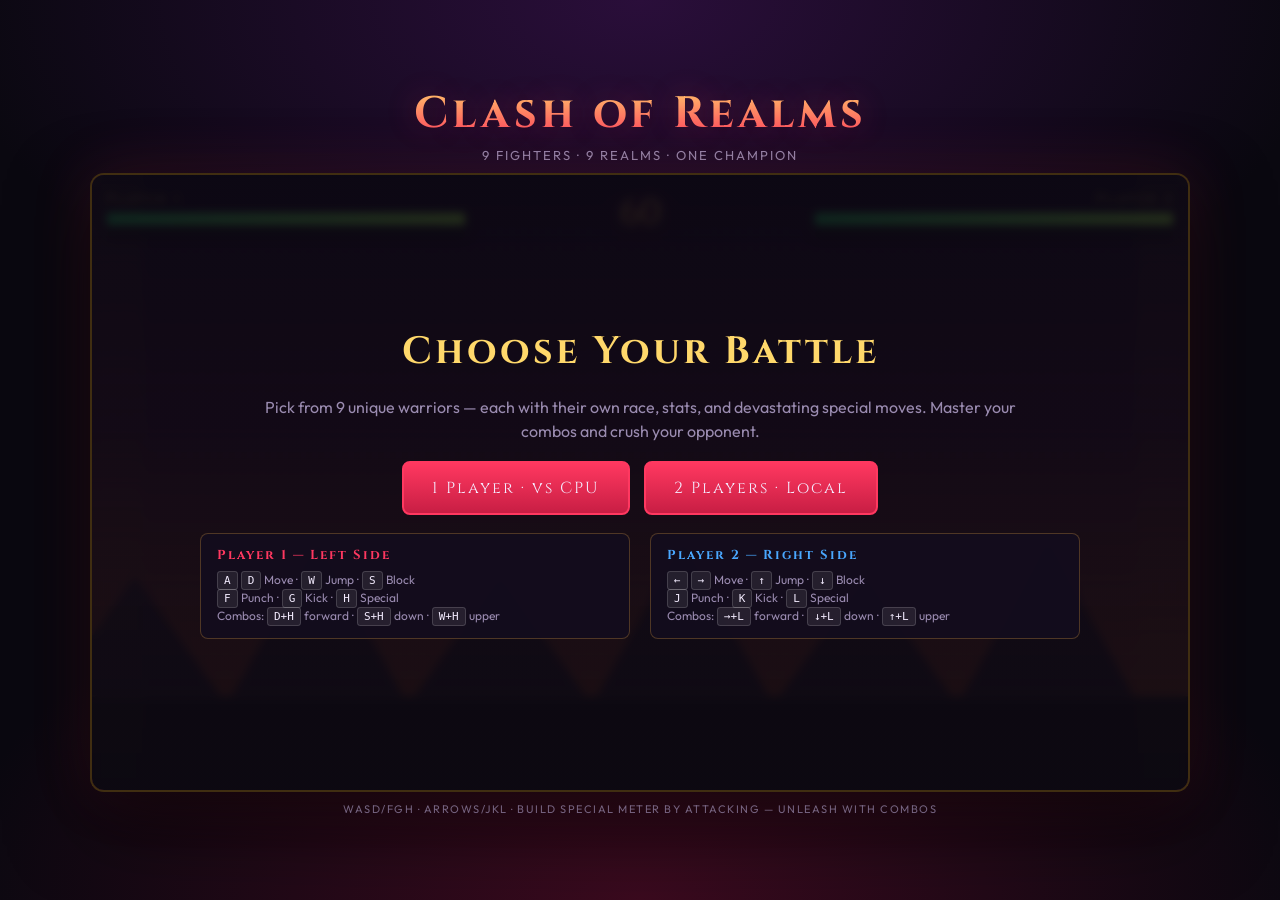
<file: Verkefni1/FightingGame/index.html>
<!DOCTYPE html>
<html lang="en">
<head>
  <meta charset="UTF-8" />
  <meta name="viewport" content="width=device-width, initial-scale=1.0" />
  <title>Clash of Realms — Fighting Arena</title>
  <style>
    @import url("https://fonts.googleapis.com/css2?family=Cinzel:wght@600;800&family=Outfit:wght@400;600;800&display=swap");

    :root {
      --bg: #0a0810;
      --panel: rgba(20, 14, 30, 0.92);
      --panel-2: rgba(35, 22, 50, 0.85);
      --accent: #ff3860;
      --accent-2: #ffb02e;
      --gold: #ffd86b;
      --text: #f4ecff;
      --muted: #9a8bb0;
      --hp: #2ed573;
      --mp: #4aa8ff;
      --border: rgba(255, 184, 70, 0.25);
    }

    * { box-sizing: border-box; }

    html, body {
      margin: 0;
      height: 100%;
      background:
        radial-gradient(ellipse 90% 70% at 50% 0%, #2a0e3a 0%, transparent 60%),
        radial-gradient(ellipse 90% 70% at 50% 100%, #3a0a1e 0%, transparent 60%),
        var(--bg);
      color: var(--text);
      font-family: "Outfit", system-ui, sans-serif;
      overflow: hidden;
      user-select: none;
    }

    #wrap {
      display: flex;
      flex-direction: column;
      align-items: center;
      justify-content: center;
      min-height: 100%;
      padding: 10px;
      gap: 10px;
    }

    header {
      text-align: center;
    }

    header h1 {
      font-family: "Cinzel", serif;
      font-size: clamp(28px, 4vw, 44px);
      margin: 0;
      letter-spacing: 4px;
      background: linear-gradient(180deg, var(--gold) 0%, var(--accent) 100%);
      -webkit-background-clip: text;
      background-clip: text;
      color: transparent;
      text-shadow: 0 0 30px rgba(255, 56, 96, 0.3);
    }

    header p {
      margin: 4px 0 0;
      color: var(--muted);
      font-size: 13px;
      letter-spacing: 2px;
      text-transform: uppercase;
    }

    .stage {
      position: relative;
      width: min(1100px, 96vw);
      aspect-ratio: 16 / 9;
      border-radius: 14px;
      overflow: hidden;
      background: #000;
      border: 2px solid var(--border);
      box-shadow: 0 30px 80px rgba(0, 0, 0, 0.6), 0 0 60px rgba(255, 56, 96, 0.15);
    }

    canvas {
      display: block;
      width: 100%;
      height: 100%;
      image-rendering: pixelated;
    }

    /* ===== OVERLAY SCREENS ===== */
    .screen {
      position: absolute;
      inset: 0;
      display: flex;
      flex-direction: column;
      align-items: center;
      justify-content: center;
      gap: 18px;
      padding: 30px;
      background: linear-gradient(180deg, rgba(10,8,16,0.85), rgba(10,8,16,0.95));
      backdrop-filter: blur(4px);
      z-index: 5;
      text-align: center;
    }

    .screen.hidden { display: none; }

    .screen h2 {
      font-family: "Cinzel", serif;
      font-size: clamp(24px, 3.5vw, 38px);
      margin: 0;
      letter-spacing: 3px;
      color: var(--gold);
    }

    .screen p { color: var(--muted); margin: 0; max-width: 760px; line-height: 1.5; }

    .btn-row {
      display: flex;
      gap: 14px;
      flex-wrap: wrap;
      justify-content: center;
    }

    button.menu-btn {
      padding: 14px 28px;
      border: 2px solid var(--border);
      background: linear-gradient(180deg, var(--panel-2), var(--panel));
      color: var(--text);
      font-family: "Cinzel", serif;
      font-size: 16px;
      letter-spacing: 2px;
      border-radius: 8px;
      cursor: pointer;
      transition: all 0.18s ease;
      min-width: 200px;
    }
    button.menu-btn:hover {
      border-color: var(--gold);
      transform: translateY(-2px);
      box-shadow: 0 8px 30px rgba(255, 184, 70, 0.25);
      color: var(--gold);
    }
    button.menu-btn.primary {
      background: linear-gradient(180deg, var(--accent), #c81e44);
      border-color: var(--accent);
    }
    button.menu-btn.primary:hover {
      color: white;
      border-color: var(--gold);
    }

    /* ===== CHARACTER SELECT ===== */
    .select-grid {
      display: grid;
      grid-template-columns: 1fr 220px 1fr;
      gap: 18px;
      width: 100%;
      max-width: 920px;
      align-items: center;
    }
    .roster {
      display: grid;
      grid-template-columns: repeat(3, 1fr);
      gap: 8px;
    }
    .fighter-tile {
      aspect-ratio: 1;
      border-radius: 8px;
      border: 2px solid rgba(255, 184, 70, 0.18);
      background: linear-gradient(180deg, #1a1226, #100818);
      cursor: pointer;
      display: flex;
      flex-direction: column;
      align-items: center;
      justify-content: center;
      padding: 6px;
      transition: all 0.15s ease;
      position: relative;
      overflow: hidden;
    }
    .fighter-tile canvas {
      width: 70%;
      height: 70%;
      image-rendering: pixelated;
    }
    .fighter-tile .ft-name {
      font-size: 10px;
      letter-spacing: 1px;
      text-transform: uppercase;
      color: var(--muted);
      text-align: center;
    }
    .fighter-tile:hover { border-color: var(--accent-2); transform: scale(1.04); }
    .fighter-tile.p1 { border-color: var(--accent); box-shadow: 0 0 18px rgba(255, 56, 96, 0.4) inset; }
    .fighter-tile.p2 { border-color: var(--mp); box-shadow: 0 0 18px rgba(74, 168, 255, 0.4) inset; }
    .fighter-tile.p1.p2 {
      border-image: linear-gradient(135deg, var(--accent), var(--mp)) 1;
      border-style: solid;
    }

    .select-mid {
      display: flex;
      flex-direction: column;
      align-items: center;
      gap: 10px;
    }
    .vs {
      font-family: "Cinzel", serif;
      font-size: 48px;
      color: var(--gold);
      text-shadow: 0 0 30px var(--accent);
    }

    .pick-card {
      width: 100%;
      padding: 10px;
      border-radius: 8px;
      background: var(--panel);
      border: 1px solid var(--border);
      text-align: center;
    }
    .pick-card.p1 { border-color: var(--accent); }
    .pick-card.p2 { border-color: var(--mp); }
    .pick-card h4 {
      margin: 0 0 4px;
      font-family: "Cinzel", serif;
      color: var(--gold);
      letter-spacing: 1px;
      font-size: 14px;
    }
    .pick-card .race { color: var(--muted); font-size: 11px; text-transform: uppercase; letter-spacing: 1.5px; }
    .pick-card .stat-bars { display: grid; grid-template-columns: 40px 1fr; gap: 4px; margin-top: 8px; font-size: 10px; }
    .stat-bars .bar-bg {
      background: rgba(255,255,255,0.08);
      height: 6px;
      border-radius: 3px;
      overflow: hidden;
      align-self: center;
    }
    .stat-bars .bar-fill { height: 100%; background: linear-gradient(90deg, var(--accent), var(--gold)); }
    .stat-bars .stat-name { text-align: left; color: var(--muted); }

    .ability-note {
      font-size: 11px;
      color: var(--muted);
      line-height: 1.4;
      margin-top: 6px;
      padding-top: 6px;
      border-top: 1px solid rgba(255,255,255,0.08);
    }
    .ability-note b { color: var(--gold); }

    /* ===== HUD ===== */
    .hud {
      position: absolute;
      top: 0;
      left: 0;
      right: 0;
      display: grid;
      grid-template-columns: 1fr auto 1fr;
      gap: 16px;
      padding: 14px;
      z-index: 4;
      pointer-events: none;
    }
    .hud-panel { display: flex; flex-direction: column; gap: 4px; }
    .hud-panel.right { align-items: flex-end; }
    .hud-name {
      font-family: "Cinzel", serif;
      letter-spacing: 2px;
      font-size: 14px;
      color: var(--gold);
      text-shadow: 0 2px 8px rgba(0,0,0,0.9);
    }
    .hp-bar, .mp-bar {
      width: 100%;
      max-width: 360px;
      height: 14px;
      background: rgba(0,0,0,0.6);
      border: 1px solid rgba(255,255,255,0.2);
      border-radius: 3px;
      overflow: hidden;
      box-shadow: 0 2px 8px rgba(0,0,0,0.6);
    }
    .mp-bar { height: 6px; }
    .hp-fill {
      height: 100%;
      background: linear-gradient(90deg, var(--hp), #b5ff5b);
      transition: width 0.2s ease;
    }
    .hp-fill.p2 { transform-origin: right; }
    .mp-fill {
      height: 100%;
      background: linear-gradient(90deg, var(--mp), #a3d8ff);
      transition: width 0.15s ease;
    }
    .timer {
      font-family: "Cinzel", serif;
      font-size: 36px;
      color: var(--gold);
      text-shadow: 0 0 18px var(--accent), 0 4px 8px rgba(0,0,0,0.9);
      min-width: 64px;
      text-align: center;
    }
    .round-pips { display: flex; gap: 4px; justify-content: center; margin-top: 4px; }
    .pip {
      width: 12px; height: 12px; border-radius: 50%;
      background: rgba(255,255,255,0.15);
      border: 1px solid rgba(255,255,255,0.25);
    }
    .pip.win { background: var(--gold); box-shadow: 0 0 10px var(--gold); }

    /* ===== ANNOUNCER ===== */
    .announcer {
      position: absolute;
      inset: 0;
      display: flex;
      align-items: center;
      justify-content: center;
      pointer-events: none;
      z-index: 6;
      font-family: "Cinzel", serif;
      font-size: clamp(40px, 8vw, 96px);
      color: var(--gold);
      text-shadow: 0 0 40px var(--accent), 0 6px 20px rgba(0,0,0,0.8);
      letter-spacing: 6px;
      opacity: 0;
      transition: opacity 0.3s ease, transform 0.3s ease;
      transform: scale(0.5);
    }
    .announcer.show { opacity: 1; transform: scale(1); }

    /* ===== CONTROL HINTS ===== */
    .controls-hint {
      display: grid;
      grid-template-columns: 1fr 1fr;
      gap: 20px;
      max-width: 880px;
      width: 100%;
      text-align: left;
      font-size: 12px;
      color: var(--muted);
    }
    .controls-hint .ch {
      padding: 12px 16px;
      background: var(--panel);
      border: 1px solid var(--border);
      border-radius: 8px;
    }
    .controls-hint .ch h5 {
      font-family: "Cinzel", serif;
      margin: 0 0 8px;
      letter-spacing: 2px;
      font-size: 13px;
    }
    .controls-hint .p1-color { color: var(--accent); }
    .controls-hint .p2-color { color: var(--mp); }
    .controls-hint kbd {
      background: rgba(255,255,255,0.08);
      padding: 2px 6px;
      border-radius: 3px;
      border: 1px solid rgba(255,255,255,0.15);
      font-family: "JetBrains Mono", ui-monospace, monospace;
      font-size: 11px;
      color: var(--text);
    }
    .controls-hint .row { margin: 3px 0; }

    /* ===== FOOTER ===== */
    footer {
      color: var(--muted);
      font-size: 11px;
      letter-spacing: 1.5px;
      text-transform: uppercase;
      opacity: 0.7;
    }

    /* HIT MARKERS */
    .hit-flash {
      position: absolute; inset: 0; pointer-events: none;
      background: rgba(255, 56, 96, 0); transition: background 0.08s ease;
      z-index: 3;
    }
    .hit-flash.flash { background: rgba(255, 56, 96, 0.35); }

  </style>
</head>
<body>
  <div id="wrap">
    <header>
      <h1>Clash of Realms</h1>
      <p>9 Fighters · 9 Realms · One Champion</p>
    </header>

    <div class="stage" id="stage">
      <canvas id="game" width="1280" height="720"></canvas>
      <div class="hit-flash" id="hitFlash"></div>

      <!-- HUD -->
      <div class="hud hidden" id="hud">
        <div class="hud-panel">
          <div class="hud-name" id="p1Name">Player 1</div>
          <div class="hp-bar"><div class="hp-fill" id="p1Hp" style="width:100%"></div></div>
          <div class="mp-bar"><div class="mp-fill" id="p1Mp" style="width:0%"></div></div>
          <div class="round-pips" id="p1Pips"></div>
        </div>
        <div>
          <div class="timer" id="timer">60</div>
        </div>
        <div class="hud-panel right">
          <div class="hud-name" id="p2Name">Player 2</div>
          <div class="hp-bar"><div class="hp-fill p2" id="p2Hp" style="width:100%"></div></div>
          <div class="mp-bar"><div class="mp-fill" id="p2Mp" style="width:0%"></div></div>
          <div class="round-pips" id="p2Pips"></div>
        </div>
      </div>

      <div class="announcer" id="announcer">FIGHT!</div>

      <!-- MAIN MENU -->
      <div class="screen" id="screenMenu">
        <h2>Choose Your Battle</h2>
        <p>Pick from 9 unique warriors — each with their own race, stats, and devastating special moves. Master your combos and crush your opponent.</p>
        <div class="btn-row">
          <button class="menu-btn primary" id="btn1P">1 Player · vs CPU</button>
          <button class="menu-btn primary" id="btn2P">2 Players · Local</button>
        </div>
        <div class="controls-hint">
          <div class="ch">
            <h5 class="p1-color">Player 1 — Left Side</h5>
            <div class="row"><kbd>A</kbd> <kbd>D</kbd> Move · <kbd>W</kbd> Jump · <kbd>S</kbd> Block</div>
            <div class="row"><kbd>F</kbd> Punch · <kbd>G</kbd> Kick · <kbd>H</kbd> Special</div>
            <div class="row">Combos: <kbd>D+H</kbd> forward · <kbd>S+H</kbd> down · <kbd>W+H</kbd> upper</div>
          </div>
          <div class="ch">
            <h5 class="p2-color">Player 2 — Right Side</h5>
            <div class="row"><kbd>←</kbd> <kbd>→</kbd> Move · <kbd>↑</kbd> Jump · <kbd>↓</kbd> Block</div>
            <div class="row"><kbd>J</kbd> Punch · <kbd>K</kbd> Kick · <kbd>L</kbd> Special</div>
            <div class="row">Combos: <kbd>→+L</kbd> forward · <kbd>↓+L</kbd> down · <kbd>↑+L</kbd> upper</div>
          </div>
        </div>
      </div>

      <!-- CHARACTER SELECT -->
      <div class="screen hidden" id="screenSelect">
        <h2 id="selectTitle">Select Your Fighter</h2>
        <div class="select-grid">
          <div>
            <div class="pick-card p1" id="p1Card">
              <h4>Player 1</h4>
              <div class="race" id="p1Race">— Choose —</div>
              <div class="stat-bars" id="p1Stats"></div>
              <div class="ability-note" id="p1Note">Hover or click a fighter</div>
            </div>
          </div>
          <div class="select-mid">
            <div class="roster" id="roster"></div>
            <div class="vs">VS</div>
            <button class="menu-btn primary" id="btnStart" disabled style="opacity:0.4">Begin Battle</button>
          </div>
          <div>
            <div class="pick-card p2" id="p2Card">
              <h4 id="p2CardTitle">Player 2 (CPU)</h4>
              <div class="race" id="p2Race">— Choose —</div>
              <div class="stat-bars" id="p2Stats"></div>
              <div class="ability-note" id="p2Note">Auto / click a fighter</div>
            </div>
          </div>
        </div>
        <div class="btn-row">
          <button class="menu-btn" id="btnBack">← Back</button>
        </div>
        <p style="font-size:11px">Click a fighter to assign to Player 1. Right-click (or Shift+click) to assign to Player 2.</p>
      </div>

      <!-- RESULT -->
      <div class="screen hidden" id="screenResult">
        <h2 id="resultTitle">Victory!</h2>
        <p id="resultSub"></p>
        <div class="btn-row">
          <button class="menu-btn primary" id="btnRematch">Rematch</button>
          <button class="menu-btn" id="btnNewFight">Change Fighters</button>
          <button class="menu-btn" id="btnMainMenu">Main Menu</button>
        </div>
      </div>
    </div>

    <footer>WASD/FGH · Arrows/JKL · Build special meter by attacking — unleash with combos</footer>
  </div>

<script>
/* =========================================================================
   CLASH OF REALMS - Fighting Game
   ========================================================================= */

const cv = document.getElementById('game');
const ctx = cv.getContext('2d');
const W = cv.width, H = cv.height;
const GROUND_Y = H - 110;
const STAGE_LEFT = 60, STAGE_RIGHT = W - 60;

// ============== FIGHTER DEFINITIONS ==============
// Each fighter has: name, race, palette, stats, special move definitions
const FIGHTERS = [
  {
    id: 'knight', name: 'Sir Cedric', race: 'Human Knight',
    palette: { skin:'#f0c8a0', body:'#5a85c8', armor:'#c8c8d8', accent:'#ffd86b', hair:'#8a5a2a' },
    stats: { hp: 110, atk: 10, def: 8, spd: 5 },
    desc: 'Balanced swordsman. Steady damage and solid defense.',
    specials: {
      neutral: { name: 'Holy Slash', cost: 30, type: 'melee', range: 110, dmg: 18, knockback: 8, anim: 'slash' },
      forward: { name: 'Shield Charge', cost: 40, type: 'dash', range: 200, dmg: 14, knockback: 12, anim: 'charge' },
      down:    { name: 'Ground Pound', cost: 50, type: 'aoe', range: 140, dmg: 22, knockback: 6, anim: 'pound' },
      up:      { name: 'Rising Cut', cost: 35, type: 'upper', range: 90, dmg: 16, knockback: 14, anim: 'upper' },
    }
  },
  {
    id: 'ninja', name: 'Kage', race: 'Shadow Ninja',
    palette: { skin:'#e4b88a', body:'#22222a', armor:'#440a44', accent:'#ff3860', hair:'#000000' },
    stats: { hp: 85, atk: 8, def: 5, spd: 9 },
    desc: 'Lightning fast. Hits often, breaks defenses.',
    specials: {
      neutral: { name: 'Shuriken', cost: 25, type: 'projectile', speed: 14, dmg: 10, knockback: 4 },
      forward: { name: 'Shadow Dash', cost: 35, type: 'dash', range: 260, dmg: 12, knockback: 8 },
      down:    { name: 'Smoke Strike', cost: 45, type: 'teleport', dmg: 20, knockback: 10 },
      up:      { name: 'Aerial Slice', cost: 30, type: 'upper', range: 80, dmg: 14, knockback: 12 },
    }
  },
  {
    id: 'orc', name: 'Grokk', race: 'Orc Warlord',
    palette: { skin:'#6da668', body:'#6a3a1a', armor:'#3a2a1a', accent:'#cc3322', hair:'#221814' },
    stats: { hp: 140, atk: 14, def: 10, spd: 3 },
    desc: 'Slow tank. Massive damage and huge HP pool.',
    specials: {
      neutral: { name: 'Cleave', cost: 35, type: 'melee', range: 130, dmg: 24, knockback: 12 },
      forward: { name: 'Berserker Rush', cost: 45, type: 'dash', range: 220, dmg: 20, knockback: 14 },
      down:    { name: 'Earthquake', cost: 60, type: 'aoe', range: 200, dmg: 28, knockback: 10 },
      up:      { name: 'War Slam', cost: 40, type: 'upper', range: 100, dmg: 22, knockback: 16 },
    }
  },
  {
    id: 'elf', name: 'Sylwen', race: 'Wood Elf Archer',
    palette: { skin:'#e8c8a0', body:'#2a6a3a', armor:'#5a4a2a', accent:'#a8d8a8', hair:'#d0a060' },
    stats: { hp: 90, atk: 9, def: 6, spd: 8 },
    desc: 'Ranged precision. Pelts foes from afar.',
    specials: {
      neutral: { name: 'Arrow Shot', cost: 20, type: 'projectile', speed: 16, dmg: 12, knockback: 6 },
      forward: { name: 'Volley', cost: 50, type: 'projectile-multi', speed: 12, dmg: 8, knockback: 3, count: 3 },
      down:    { name: 'Trap Snare', cost: 35, type: 'trap', dmg: 14, knockback: 4 },
      up:      { name: 'Sky Arrow', cost: 40, type: 'projectile', speed: 18, dmg: 18, knockback: 10, arc: true },
    }
  },
  {
    id: 'mage', name: 'Pyros', race: 'Fire Sorcerer',
    palette: { skin:'#e8c0a0', body:'#8a1a1a', armor:'#3a0808', accent:'#ffa030', hair:'#ff6020' },
    stats: { hp: 80, atk: 11, def: 4, spd: 6 },
    desc: 'Glass cannon. Devastating fire magic.',
    specials: {
      neutral: { name: 'Fireball', cost: 25, type: 'projectile', speed: 10, dmg: 16, knockback: 8, element: 'fire' },
      forward: { name: 'Flame Wave', cost: 45, type: 'projectile-wide', speed: 8, dmg: 14, knockback: 10, element: 'fire' },
      down:    { name: 'Meteor', cost: 60, type: 'meteor', dmg: 30, knockback: 14, element: 'fire' },
      up:      { name: 'Phoenix Rise', cost: 50, type: 'upper', range: 110, dmg: 22, knockback: 16, element: 'fire' },
    }
  },
  {
    id: 'witch', name: 'Frostia', race: 'Ice Witch',
    palette: { skin:'#d8e8f8', body:'#3a4a8a', armor:'#1a2a4a', accent:'#a8d8ff', hair:'#e0e8ff' },
    stats: { hp: 90, atk: 9, def: 6, spd: 6 },
    desc: 'Controls with ice. Freezes enemies in place.',
    specials: {
      neutral: { name: 'Ice Shard', cost: 25, type: 'projectile', speed: 12, dmg: 13, knockback: 5, element: 'ice' },
      forward: { name: 'Frost Beam', cost: 45, type: 'beam', range: 400, dmg: 18, knockback: 8, element: 'ice', freeze: true },
      down:    { name: 'Blizzard', cost: 55, type: 'aoe', range: 220, dmg: 20, knockback: 6, element: 'ice', freeze: true },
      up:      { name: 'Glacier Spike', cost: 40, type: 'upper', range: 95, dmg: 18, knockback: 14, element: 'ice' },
    }
  },
  {
    id: 'robot', name: 'X-99', race: 'War Automaton',
    palette: { skin:'#a8a8b8', body:'#4a4a5a', armor:'#7a7a8a', accent:'#00d4ff', hair:'#2a2a3a' },
    stats: { hp: 120, atk: 11, def: 9, spd: 4 },
    desc: 'Heavy chassis. Laser beams and missiles.',
    specials: {
      neutral: { name: 'Plasma Bolt', cost: 25, type: 'projectile', speed: 14, dmg: 14, knockback: 6, element: 'laser' },
      forward: { name: 'Rocket Punch', cost: 40, type: 'dash', range: 240, dmg: 18, knockback: 12 },
      down:    { name: 'Thruster Slam', cost: 50, type: 'aoe', range: 160, dmg: 24, knockback: 8 },
      up:      { name: 'Laser Beam', cost: 55, type: 'beam', range: 500, dmg: 22, knockback: 10, element: 'laser' },
    }
  },
  {
    id: 'demon', name: 'Mortis', race: 'Hellspawn Demon',
    palette: { skin:'#8a1a1a', body:'#2a0808', armor:'#5a1010', accent:'#ffd86b', hair:'#1a0404' },
    stats: { hp: 100, atk: 12, def: 7, spd: 6 },
    desc: 'Lifesteal demon. Heals on hit.',
    specials: {
      neutral: { name: 'Hellfire', cost: 30, type: 'projectile', speed: 10, dmg: 16, knockback: 6, element: 'fire', lifesteal: 0.5 },
      forward: { name: 'Soul Drain', cost: 50, type: 'beam', range: 320, dmg: 18, knockback: 4, lifesteal: 1.0 },
      down:    { name: 'Demon Spikes', cost: 50, type: 'aoe', range: 180, dmg: 22, knockback: 10, lifesteal: 0.3 },
      up:      { name: 'Dark Uppercut', cost: 40, type: 'upper', range: 100, dmg: 20, knockback: 15, lifesteal: 0.5 },
    }
  },
  {
    id: 'beast', name: 'Fenrir', race: 'Werewolf Beast',
    palette: { skin:'#3a2820', body:'#5a4030', armor:'#7a5a40', accent:'#ffaa44', hair:'#2a1808' },
    stats: { hp: 105, atk: 11, def: 6, spd: 8 },
    desc: 'Feral brawler. Powerful claws and bite.',
    specials: {
      neutral: { name: 'Claw Combo', cost: 30, type: 'melee', range: 110, dmg: 8, knockback: 4, hits: 3 },
      forward: { name: 'Pounce', cost: 40, type: 'dash', range: 260, dmg: 18, knockback: 12 },
      down:    { name: 'Howl Quake', cost: 50, type: 'aoe', range: 180, dmg: 18, knockback: 14 },
      up:      { name: 'Fang Rip', cost: 45, type: 'upper', range: 95, dmg: 22, knockback: 16 },
    }
  },
];

// ============== INPUT ==============
const keys = new Set();
window.addEventListener('keydown', e => {
  keys.add(e.code);
  // Prevent scrolling with arrow keys/space
  if (['ArrowUp','ArrowDown','ArrowLeft','ArrowRight','Space'].includes(e.code)) e.preventDefault();
});
window.addEventListener('keyup', e => keys.delete(e.code));

const P1_KEYS = { left:'KeyA', right:'KeyD', up:'KeyW', down:'KeyS', punch:'KeyF', kick:'KeyG', special:'KeyH' };
const P2_KEYS = { left:'ArrowLeft', right:'ArrowRight', up:'ArrowUp', down:'ArrowDown', punch:'KeyJ', kick:'KeyK', special:'KeyL' };

// ============== FIGHTER DRAWING ==============
// Stylized 2D character renderer - draws fighter from anatomy primitives
function drawFighter(g, x, y, fighter, opts = {}) {
  const { facing = 1, pose = 'idle', frame = 0, scale = 1, flash = 0, frozen = 0 } = opts;
  const p = fighter.palette;
  g.save();
  g.translate(x, y);
  g.scale(facing * scale, scale);

  // Stance offsets
  const bob = Math.sin(frame * 0.08) * 2;
  const ph = pose === 'crouch' ? 18 : 0;
  const armSwing = pose === 'walk' ? Math.sin(frame * 0.2) * 6 : 0;
  const legSwing = pose === 'walk' ? Math.sin(frame * 0.2) * 4 : 0;

  // Shadow
  g.save();
  g.fillStyle = 'rgba(0,0,0,0.4)';
  g.beginPath();
  g.ellipse(0, 0, 32, 8, 0, 0, Math.PI * 2);
  g.fill();
  g.restore();

  // ===== LEGS =====
  g.fillStyle = p.armor;
  // Back leg
  g.fillRect(-14, -34 + ph, 12, 36 - ph + legSwing * (pose === 'walk' ? -1 : 0));
  // Front leg
  g.fillRect(2, -34 + ph, 12, 36 - ph + legSwing);
  // Boots
  g.fillStyle = '#1a1a1a';
  g.fillRect(-15, -3, 14, 4);
  g.fillRect(1, -3, 14, 4);

  // ===== BODY =====
  g.fillStyle = p.body;
  const bodyH = 50 - ph * 0.5;
  g.fillRect(-18, -84 + ph + bob, 36, bodyH);
  // Armor chest
  g.fillStyle = p.armor;
  g.fillRect(-20, -80 + ph + bob, 40, 26);
  // Accent belt
  g.fillStyle = p.accent;
  g.fillRect(-18, -38 + ph + bob, 36, 4);

  // ===== ARMS =====
  drawArms(g, p, pose, frame, ph, bob, armSwing, fighter);

  // ===== HEAD =====
  drawHead(g, p, pose, frame, ph, bob, fighter);

  // Weapon / accessory
  drawWeapon(g, p, pose, frame, ph, bob, fighter);

  // FROZEN overlay
  if (frozen > 0) {
    g.fillStyle = `rgba(168, 216, 255, ${0.4 + Math.sin(frame * 0.3) * 0.15})`;
    g.fillRect(-26, -94 + bob, 52, 96);
    g.strokeStyle = '#e0f0ff';
    g.lineWidth = 2;
    g.strokeRect(-26, -94 + bob, 52, 96);
  }
  // HIT FLASH
  if (flash > 0) {
    g.globalCompositeOperation = 'source-atop';
    g.fillStyle = `rgba(255, 255, 255, ${flash})`;
    g.fillRect(-30, -100, 60, 100);
  }

  g.restore();
}

function drawHead(g, p, pose, frame, ph, bob, f) {
  const hy = -94 + bob + ph * 0.3;
  // Head base
  g.fillStyle = p.skin;
  g.beginPath();
  g.arc(0, hy, 14, 0, Math.PI * 2);
  g.fill();

  // Race-specific touches
  if (f.id === 'orc') {
    // Tusks
    g.fillStyle = '#fff8e0';
    g.fillRect(-5, hy + 4, 2, 4);
    g.fillRect(3, hy + 4, 2, 4);
  }
  if (f.id === 'elf') {
    // Pointed ear
    g.fillStyle = p.skin;
    g.beginPath();
    g.moveTo(12, hy - 4);
    g.lineTo(20, hy - 12);
    g.lineTo(14, hy + 2);
    g.fill();
  }
  if (f.id === 'demon') {
    // Horns
    g.fillStyle = '#1a0404';
    g.beginPath();
    g.moveTo(-8, hy - 10);
    g.lineTo(-12, hy - 22);
    g.lineTo(-4, hy - 12);
    g.fill();
    g.beginPath();
    g.moveTo(8, hy - 10);
    g.lineTo(12, hy - 22);
    g.lineTo(4, hy - 12);
    g.fill();
  }
  if (f.id === 'robot') {
    // Antenna + visor
    g.strokeStyle = p.accent;
    g.lineWidth = 2;
    g.beginPath(); g.moveTo(0, hy - 14); g.lineTo(0, hy - 22); g.stroke();
    g.fillStyle = p.accent;
    g.fillRect(-2, hy - 24, 4, 4);
    g.fillStyle = '#0a0a14';
    g.fillRect(-12, hy - 4, 24, 6);
    g.fillStyle = p.accent;
    g.fillRect(-10, hy - 3, 8, 4);
    g.fillRect(2, hy - 3, 8, 4);
    return;
  }
  if (f.id === 'beast') {
    // Wolf ears
    g.fillStyle = p.hair;
    g.beginPath();
    g.moveTo(-12, hy - 8);
    g.lineTo(-16, hy - 18);
    g.lineTo(-6, hy - 12);
    g.fill();
    g.beginPath();
    g.moveTo(12, hy - 8);
    g.lineTo(16, hy - 18);
    g.lineTo(6, hy - 12);
    g.fill();
    // Snout
    g.fillStyle = p.skin;
    g.beginPath();
    g.ellipse(8, hy + 2, 8, 5, 0, 0, Math.PI * 2);
    g.fill();
    g.fillStyle = '#000';
    g.beginPath();
    g.arc(13, hy + 1, 2, 0, Math.PI * 2);
    g.fill();
  }
  if (f.id === 'witch') {
    // Pointy hat
    g.fillStyle = p.armor;
    g.beginPath();
    g.moveTo(-14, hy - 6);
    g.lineTo(14, hy - 6);
    g.lineTo(2, hy - 28);
    g.fill();
    g.fillStyle = p.accent;
    g.fillRect(-14, hy - 8, 28, 3);
  }
  if (f.id === 'mage') {
    // Wizard hat
    g.fillStyle = p.armor;
    g.beginPath();
    g.moveTo(-14, hy - 8);
    g.lineTo(14, hy - 8);
    g.lineTo(0, hy - 30);
    g.fill();
    g.fillStyle = p.accent;
    g.beginPath();
    g.arc(0, hy - 30, 3, 0, Math.PI * 2);
    g.fill();
  }
  if (f.id === 'knight') {
    // Helmet
    g.fillStyle = p.armor;
    g.beginPath();
    g.arc(0, hy - 4, 16, Math.PI, 0);
    g.fill();
    g.fillRect(-16, hy - 4, 32, 6);
    // Visor slit
    g.fillStyle = '#000';
    g.fillRect(-10, hy - 2, 20, 3);
    // Plume
    g.fillStyle = p.accent;
    g.beginPath();
    g.moveTo(0, hy - 20);
    g.quadraticCurveTo(8, hy - 18, 10, hy - 6);
    g.lineTo(-2, hy - 14);
    g.fill();
    return;
  }
  if (f.id === 'ninja') {
    // Headband
    g.fillStyle = p.accent;
    g.fillRect(-14, hy - 6, 28, 4);
    // Mask
    g.fillStyle = p.body;
    g.fillRect(-14, hy + 2, 28, 8);
    // Eyes
    g.fillStyle = '#fff';
    g.fillRect(-8, hy - 2, 4, 3);
    g.fillRect(4, hy - 2, 4, 3);
    g.fillStyle = '#000';
    g.fillRect(-7, hy - 1, 2, 2);
    g.fillRect(5, hy - 1, 2, 2);
    return;
  }
  // Hair (for non-helmet types)
  if (p.hair && f.id !== 'witch' && f.id !== 'mage' && f.id !== 'robot' && f.id !== 'beast') {
    g.fillStyle = p.hair;
    g.beginPath();
    g.arc(0, hy - 4, 14, Math.PI + 0.3, -0.3);
    g.fill();
  }
  // Eyes (generic)
  if (f.id !== 'ninja' && f.id !== 'robot' && f.id !== 'knight') {
    g.fillStyle = '#fff';
    g.fillRect(-7, hy - 1, 4, 3);
    g.fillRect(3, hy - 1, 4, 3);
    g.fillStyle = '#000';
    g.fillRect(-5, hy, 2, 2);
    g.fillRect(5, hy, 2, 2);
  }
  // Mouth (generic)
  if (f.id !== 'ninja' && f.id !== 'robot' && f.id !== 'beast' && f.id !== 'orc') {
    g.fillStyle = '#7a3030';
    g.fillRect(-3, hy + 6, 6, 1);
  }
}

function drawArms(g, p, pose, frame, ph, bob, armSwing, f) {
  g.fillStyle = p.body;
  const sy = -76 + bob + ph * 0.3;
  // Back arm
  g.save();
  g.translate(-18, sy);
  let backArmRot = -0.1 + armSwing * 0.02;
  if (pose === 'punch') backArmRot = -0.4;
  if (pose === 'kick') backArmRot = -0.3;
  if (pose === 'special') backArmRot = -1.0;
  if (pose === 'block') backArmRot = -1.4;
  g.rotate(backArmRot);
  g.fillRect(-5, 0, 10, 28);
  g.fillStyle = p.skin;
  g.fillRect(-5, 24, 10, 10);
  g.restore();

  // Front arm
  g.save();
  g.translate(14, sy);
  let frontArmRot = 0.1 - armSwing * 0.02;
  if (pose === 'punch') frontArmRot = 1.4;
  if (pose === 'kick') frontArmRot = 0.4;
  if (pose === 'special') frontArmRot = 1.0;
  if (pose === 'block') frontArmRot = 1.4;
  g.rotate(frontArmRot);
  g.fillStyle = p.body;
  g.fillRect(-5, 0, 10, 28);
  g.fillStyle = p.skin;
  g.fillRect(-5, 24, 10, 10);

  // Race-specific hand effects in special pose
  if (pose === 'special') {
    if (f.id === 'mage' || f.id === 'demon') {
      // Flame in hand
      g.fillStyle = '#ffa030';
      g.beginPath();
      g.arc(0, 38, 8, 0, Math.PI * 2);
      g.fill();
      g.fillStyle = '#ffea44';
      g.beginPath();
      g.arc(0, 38, 4, 0, Math.PI * 2);
      g.fill();
    } else if (f.id === 'witch') {
      // Ice glow
      g.fillStyle = '#a8d8ff';
      g.beginPath();
      g.arc(0, 38, 8, 0, Math.PI * 2);
      g.fill();
      g.fillStyle = '#fff';
      g.beginPath();
      g.arc(0, 38, 3, 0, Math.PI * 2);
      g.fill();
    } else if (f.id === 'robot') {
      // Plasma glow
      g.fillStyle = '#00d4ff';
      g.beginPath();
      g.arc(0, 38, 9, 0, Math.PI * 2);
      g.fill();
    }
  }
  g.restore();
}

function drawWeapon(g, p, pose, frame, ph, bob, f) {
  if (f.id === 'knight') {
    // Sword in front hand
    g.save();
    g.translate(14, -76 + bob);
    let rot = 0.1;
    if (pose === 'punch') rot = 1.4;
    if (pose === 'special') rot = 1.0 - 0.3;
    g.rotate(rot);
    g.fillStyle = '#c0c8d8';
    g.fillRect(-2, 30, 4, 30);
    g.fillStyle = p.accent;
    g.fillRect(-6, 32, 12, 4);
    g.fillStyle = '#e8e8f0';
    g.fillRect(-3, 60, 6, 18);
    g.restore();
  } else if (f.id === 'orc') {
    // Axe
    g.save();
    g.translate(14, -76 + bob);
    let rot = 0.2;
    if (pose === 'punch') rot = 1.2;
    if (pose === 'special') rot = 0.8;
    g.rotate(rot);
    g.fillStyle = '#3a2a1a';
    g.fillRect(-2, 28, 4, 38);
    g.fillStyle = '#a8a8b8';
    g.beginPath();
    g.moveTo(-2, 60);
    g.lineTo(-14, 56);
    g.lineTo(-14, 72);
    g.lineTo(-2, 68);
    g.fill();
    g.beginPath();
    g.moveTo(2, 60);
    g.lineTo(14, 56);
    g.lineTo(14, 72);
    g.lineTo(2, 68);
    g.fill();
    g.restore();
  } else if (f.id === 'elf') {
    // Bow on back / drawn
    g.save();
    g.translate(-10, -64 + bob);
    g.strokeStyle = '#5a3a1a';
    g.lineWidth = 3;
    g.beginPath();
    g.arc(0, 0, 24, -1.2, 1.2);
    g.stroke();
    g.lineWidth = 1;
    g.strokeStyle = '#fff';
    g.beginPath();
    g.moveTo(8, -22);
    g.lineTo(8, 22);
    g.stroke();
    g.restore();
  } else if (f.id === 'mage' || f.id === 'witch') {
    // Staff
    g.save();
    g.translate(14, -76 + bob);
    let rot = 0.05;
    if (pose === 'special') rot = -0.3;
    g.rotate(rot);
    g.fillStyle = '#5a3a1a';
    g.fillRect(-2, 28, 4, 70);
    // Orb
    g.fillStyle = p.accent;
    g.beginPath();
    g.arc(0, 28, 8, 0, Math.PI * 2);
    g.fill();
    g.fillStyle = '#fff';
    g.beginPath();
    g.arc(-2, 26, 3, 0, Math.PI * 2);
    g.fill();
    g.restore();
  } else if (f.id === 'beast') {
    // Claws shown in attack poses
    if (pose === 'punch' || pose === 'kick' || pose === 'special') {
      g.save();
      g.translate(20, -50 + bob);
      g.strokeStyle = '#fff8e0';
      g.lineWidth = 2;
      for (let i = 0; i < 3; i++) {
        g.beginPath();
        g.moveTo(0, -4 + i * 4);
        g.lineTo(12, -8 + i * 4);
        g.stroke();
      }
      g.restore();
    }
  }
}

// ============== FIGHTER ENTITY ==============
class Fighter {
  constructor(def, x, facing, isP1) {
    this.def = def;
    this.x = x;
    this.y = GROUND_Y;
    this.vx = 0;
    this.vy = 0;
    this.facing = facing;
    this.isP1 = isP1;
    this.maxHp = def.stats.hp;
    this.hp = this.maxHp;
    this.mp = 0;
    this.maxMp = 100;
    this.pose = 'idle';
    this.poseTimer = 0;
    this.frame = 0;
    this.onGround = true;
    this.blocking = false;
    this.crouching = false;
    this.stunned = 0;
    this.frozen = 0;
    this.flash = 0;
    this.attackCooldown = 0;
    this.attackBox = null;
    this.invuln = 0;
    this.spawnLock = 30;
    this.aiState = 'approach';
    this.aiTimer = 0;
    this.lastSpecial = -1;
  }
  get width() { return 60; }
  get hitTopY() { return this.y - 96; }

  bounds() {
    return { x: this.x - 30, y: this.y - 96, w: 60, h: 96 };
  }

  takeHit(dmg, kb, dir, opts = {}) {
    if (this.invuln > 0) return false;
    let actualDmg = dmg;
    if (this.blocking && this.onGround) {
      actualDmg = Math.max(1, Math.floor(dmg * 0.2));
      kb = kb * 0.4;
    }
    this.hp = Math.max(0, this.hp - actualDmg);
    this.vx = dir * kb;
    if (!this.blocking) this.vy = -Math.min(8, kb * 0.4);
    this.stunned = this.blocking ? 8 : Math.min(30, 14 + Math.floor(actualDmg * 0.4));
    this.invuln = 6;
    this.flash = 1;
    this.facing = -dir;
    this.pose = 'hurt';
    this.poseTimer = this.stunned;
    if (opts.freeze) this.frozen = Math.max(this.frozen, 80);
    return true;
  }

  buildMeter(amt) {
    this.mp = Math.min(this.maxMp, this.mp + amt);
  }

  update(opponent, inputs) {
    this.frame++;
    if (this.flash > 0) this.flash = Math.max(0, this.flash - 0.08);
    if (this.invuln > 0) this.invuln--;
    if (this.stunned > 0) this.stunned--;
    if (this.frozen > 0) this.frozen--;
    if (this.attackCooldown > 0) this.attackCooldown--;
    if (this.spawnLock > 0) this.spawnLock--;
    if (this.poseTimer > 0) this.poseTimer--;

    // Face opponent
    const targetFacing = opponent.x > this.x ? 1 : -1;
    if (this.onGround && this.poseTimer === 0 && this.stunned === 0) {
      this.facing = targetFacing;
    }

    // Movement / control
    const canAct = this.stunned === 0 && this.frozen === 0 && this.poseTimer === 0 && this.spawnLock === 0;
    if (canAct) {
      this.blocking = inputs.down && this.onGround;
      this.crouching = this.blocking;

      const spd = this.def.stats.spd * 0.6;
      if (!this.blocking) {
        if (inputs.left) { this.vx = -spd; this.pose = 'walk'; }
        else if (inputs.right) { this.vx = spd; this.pose = 'walk'; }
        else { this.vx *= 0.7; if (Math.abs(this.vx) < 0.5) this.pose = 'idle'; }

        if (inputs.up && this.onGround) {
          this.vy = -16;
          this.onGround = false;
        }
      } else {
        this.vx *= 0.5;
        this.pose = 'block';
      }
    } else {
      // Friction during stun / pose
      if (this.onGround) this.vx *= 0.85;
    }

    // Attacks
    if (canAct && this.attackCooldown === 0) {
      if (inputs.punch) this.startBasicAttack('punch');
      else if (inputs.kick) this.startBasicAttack('kick');
      else if (inputs.special && this.mp >= 20) this.startSpecial(inputs);
    }

    // Physics
    this.vy += 0.8;
    this.x += this.vx;
    this.y += this.vy;
    if (this.y >= GROUND_Y) {
      this.y = GROUND_Y;
      this.vy = 0;
      this.onGround = true;
    }
    // Clamp to stage
    this.x = Math.max(STAGE_LEFT + 30, Math.min(STAGE_RIGHT - 30, this.x));

    // Attack box resolution
    if (this.attackBox) {
      this.attackBox.life--;
      if (this.attackBox.life <= 0) this.attackBox = null;
    }
  }

  startBasicAttack(kind) {
    this.pose = kind;
    this.poseTimer = kind === 'punch' ? 14 : 18;
    this.attackCooldown = kind === 'punch' ? 18 : 24;
    const dmg = (kind === 'punch' ? 5 : 8) + Math.floor(this.def.stats.atk * 0.4);
    const range = kind === 'punch' ? 70 : 90;
    this.attackBox = {
      x: this.x + this.facing * 30,
      y: this.y - 60,
      w: range,
      h: 50,
      dmg,
      kb: 4 + (kind === 'kick' ? 2 : 0),
      dir: this.facing,
      life: 6,
      hit: false,
      kind: 'basic',
    };
  }

  startSpecial(inputs) {
    let key = 'neutral';
    if ((this.facing === 1 && inputs.right) || (this.facing === -1 && inputs.left)) key = 'forward';
    if (inputs.down) key = 'down';
    if (inputs.up) key = 'up';
    const sp = this.def.specials[key];
    if (!sp || this.mp < sp.cost) {
      if (this.mp < (this.def.specials.neutral.cost)) return;
      // Fallback to neutral
      return this.executeSpecial('neutral', this.def.specials.neutral);
    }
    this.executeSpecial(key, sp);
  }

  executeSpecial(key, sp) {
    this.mp = Math.max(0, this.mp - sp.cost);
    this.pose = 'special';
    this.poseTimer = 28;
    this.attackCooldown = 36;
    this.lastSpecial = key;
    spawnSpecialEffect(this, sp, key);
    showFloatingText(this.x, this.y - 110, sp.name, this.isP1 ? '#ff3860' : '#4aa8ff');
  }
}

// ============== SPECIAL EFFECTS / PROJECTILES ==============
const projectiles = [];
const particles = [];
const floatingTexts = [];

function spawnSpecialEffect(owner, sp, key) {
  const dir = owner.facing;
  const ox = owner.x + dir * 30;
  const oy = owner.y - 60;
  const target = owner === fighters[0] ? fighters[1] : fighters[0];

  if (sp.type === 'projectile') {
    const p = {
      x: ox, y: sp.arc ? oy - 20 : oy,
      vx: dir * (sp.speed || 12),
      vy: sp.arc ? -8 : 0,
      gravity: sp.arc ? 0.4 : 0,
      dmg: sp.dmg, kb: sp.knockback, dir, owner, life: 90,
      element: sp.element, lifesteal: sp.lifesteal || 0,
      size: 16, color: elementColor(sp.element)
    };
    projectiles.push(p);
  } else if (sp.type === 'projectile-multi') {
    const count = sp.count || 3;
    for (let i = 0; i < count; i++) {
      setTimeout(() => {
        if (owner.hp <= 0) return;
        projectiles.push({
          x: owner.x + dir * 30, y: oy + (i - 1) * 8,
          vx: dir * sp.speed, vy: 0, gravity: 0,
          dmg: sp.dmg, kb: sp.knockback, dir, owner, life: 80,
          element: sp.element, size: 10, color: elementColor(sp.element) || '#fff'
        });
      }, i * 100);
    }
  } else if (sp.type === 'projectile-wide') {
    projectiles.push({
      x: ox, y: oy,
      vx: dir * sp.speed, vy: 0, gravity: 0,
      dmg: sp.dmg, kb: sp.knockback, dir, owner, life: 70,
      element: sp.element, size: 32, color: elementColor(sp.element) || '#ff6'
    });
  } else if (sp.type === 'beam') {
    // Instant beam: hit if opponent within range in front
    spawnBeam(owner, sp);
  } else if (sp.type === 'dash') {
    owner.vx = dir * 18;
    owner.invuln = 14;
    owner.attackBox = {
      x: owner.x + dir * 20, y: owner.y - 70, w: sp.range || 200, h: 70,
      dmg: sp.dmg, kb: sp.knockback, dir, life: 18, hit: false, kind: 'special',
      lifesteal: sp.lifesteal || 0,
    };
    burstParticles(owner.x, owner.y - 40, '#ffd86b', 14);
  } else if (sp.type === 'aoe') {
    owner.attackBox = {
      x: owner.x - sp.range / 2, y: owner.y - 60, w: sp.range, h: 80,
      dmg: sp.dmg, kb: sp.knockback, dir, life: 14, hit: false, kind: 'special',
      element: sp.element, freeze: sp.freeze, lifesteal: sp.lifesteal || 0,
    };
    burstParticles(owner.x, owner.y, sp.element === 'ice' ? '#a8d8ff' : sp.element === 'fire' ? '#ffa030' : '#ffd86b', 30);
    cameraShake(8);
  } else if (sp.type === 'upper') {
    owner.vy = -14;
    owner.attackBox = {
      x: owner.x + dir * 10, y: owner.y - 110, w: sp.range || 90, h: 110,
      dmg: sp.dmg, kb: sp.knockback, dir, life: 20, hit: false, kind: 'special',
      element: sp.element, lifesteal: sp.lifesteal || 0,
    };
    burstParticles(owner.x + dir * 30, owner.y - 60, elementColor(sp.element) || '#ffd86b', 18);
  } else if (sp.type === 'teleport') {
    // Teleport behind opponent
    owner.x = target.x - dir * 60;
    owner.facing = dir;
    owner.invuln = 18;
    owner.attackBox = {
      x: owner.x + dir * 10, y: owner.y - 70, w: 80, h: 70,
      dmg: sp.dmg, kb: sp.knockback, dir, life: 12, hit: false, kind: 'special',
    };
    burstParticles(owner.x, owner.y - 40, '#aa44ff', 24);
  } else if (sp.type === 'meteor') {
    // Drop a meteor on opponent
    projectiles.push({
      x: target.x, y: -20,
      vx: 0, vy: 12, gravity: 0.6,
      dmg: sp.dmg, kb: sp.knockback, dir, owner, life: 120,
      element: 'fire', size: 28, color: '#ff5020', isMeteor: true
    });
  } else if (sp.type === 'trap') {
    projectiles.push({
      x: owner.x + dir * 60, y: GROUND_Y - 8,
      vx: 0, vy: 0, gravity: 0, isTrap: true,
      dmg: sp.dmg, kb: sp.knockback, dir, owner, life: 240,
      color: '#88aa44', size: 14
    });
  } else if (sp.type === 'melee') {
    const hits = sp.hits || 1;
    for (let i = 0; i < hits; i++) {
      setTimeout(() => {
        if (owner.hp <= 0) return;
        owner.attackBox = {
          x: owner.x + dir * 20, y: owner.y - 70, w: sp.range || 100, h: 70,
          dmg: sp.dmg, kb: sp.knockback, dir, life: 8, hit: false, kind: 'special',
          element: sp.element, lifesteal: sp.lifesteal || 0,
        };
        burstParticles(owner.x + dir * 50, owner.y - 50, '#ffd86b', 8);
      }, i * 120);
    }
  }
}

function elementColor(el) {
  switch (el) {
    case 'fire': return '#ff5020';
    case 'ice': return '#a8d8ff';
    case 'laser': return '#00d4ff';
    default: return '#ffd86b';
  }
}

function spawnBeam(owner, sp) {
  const dir = owner.facing;
  const beam = {
    isBeam: true,
    x1: owner.x + dir * 30, y: owner.y - 60,
    x2: owner.x + dir * (sp.range || 400),
    color: elementColor(sp.element),
    life: 22, max: 22,
    dmg: sp.dmg, kb: sp.knockback, dir, owner,
    element: sp.element, freeze: sp.freeze, lifesteal: sp.lifesteal || 0,
    hit: false
  };
  projectiles.push(beam);
  cameraShake(4);
}

function burstParticles(x, y, color, count) {
  for (let i = 0; i < count; i++) {
    particles.push({
      x, y,
      vx: (Math.random() - 0.5) * 8,
      vy: (Math.random() - 0.5) * 8 - 2,
      life: 30 + Math.random() * 20,
      maxLife: 50,
      color,
      size: 2 + Math.random() * 4
    });
  }
}

function showFloatingText(x, y, text, color) {
  floatingTexts.push({ x, y, text, color, life: 60, vy: -1.2 });
}

function updateProjectiles() {
  for (let i = projectiles.length - 1; i >= 0; i--) {
    const p = projectiles[i];
    p.life--;
    if (p.life <= 0) { projectiles.splice(i, 1); continue; }
    if (p.isBeam) {
      // Hit check
      if (!p.hit) {
        const target = p.owner === fighters[0] ? fighters[1] : fighters[0];
        const tb = target.bounds();
        const bx1 = Math.min(p.x1, p.x2), bx2 = Math.max(p.x1, p.x2);
        if (tb.x + tb.w > bx1 && tb.x < bx2 && Math.abs(target.y - 60 - p.y) < 60) {
          const ok = target.takeHit(p.dmg, p.kb, p.dir, { freeze: p.freeze });
          if (ok) {
            p.hit = true;
            if (p.lifesteal) p.owner.hp = Math.min(p.owner.maxHp, p.owner.hp + p.dmg * p.lifesteal);
            cameraShake(6);
            showFloatingText(target.x, target.y - 110, '-' + p.dmg, '#ff3860');
          }
        }
      }
      continue;
    }
    if (p.isTrap) {
      const target = p.owner === fighters[0] ? fighters[1] : fighters[0];
      if (Math.abs(target.x - p.x) < 28 && target.onGround) {
        target.takeHit(p.dmg, p.kb, target.x < p.x ? -1 : 1);
        showFloatingText(target.x, target.y - 110, '-' + p.dmg, '#ff3860');
        projectiles.splice(i, 1);
      }
      continue;
    }
    p.vy += p.gravity || 0;
    p.x += p.vx;
    p.y += p.vy;
    if (p.isMeteor && p.y >= GROUND_Y - 30) {
      // explode
      const target = p.owner === fighters[0] ? fighters[1] : fighters[0];
      if (Math.abs(target.x - p.x) < 90) {
        target.takeHit(p.dmg, p.kb, target.x < p.x ? -1 : 1);
        showFloatingText(target.x, target.y - 110, '-' + p.dmg, '#ff3860');
      }
      burstParticles(p.x, GROUND_Y - 20, '#ff5020', 30);
      cameraShake(12);
      projectiles.splice(i, 1);
      continue;
    }
    if (p.x < STAGE_LEFT - 40 || p.x > STAGE_RIGHT + 40 || p.y > GROUND_Y + 10) {
      projectiles.splice(i, 1); continue;
    }
    // Hit detection
    const target = p.owner === fighters[0] ? fighters[1] : fighters[0];
    const tb = target.bounds();
    if (p.x > tb.x && p.x < tb.x + tb.w && p.y > tb.y && p.y < tb.y + tb.h) {
      target.takeHit(p.dmg, p.kb, p.dir, { freeze: p.freeze });
      if (p.lifesteal) p.owner.hp = Math.min(p.owner.maxHp, p.owner.hp + p.dmg * p.lifesteal);
      showFloatingText(target.x, target.y - 110, '-' + p.dmg, '#ff3860');
      burstParticles(p.x, p.y, p.color, 12);
      cameraShake(4);
      projectiles.splice(i, 1);
    }
  }
}

function updateParticles() {
  for (let i = particles.length - 1; i >= 0; i--) {
    const p = particles[i];
    p.life--;
    p.x += p.vx;
    p.y += p.vy;
    p.vy += 0.3;
    p.vx *= 0.96;
    if (p.life <= 0) particles.splice(i, 1);
  }
  for (let i = floatingTexts.length - 1; i >= 0; i--) {
    const t = floatingTexts[i];
    t.life--;
    t.y += t.vy;
    t.vy *= 0.95;
    if (t.life <= 0) floatingTexts.splice(i, 1);
  }
}

// ============== HIT CHECKS ==============
function checkHits() {
  for (let i = 0; i < 2; i++) {
    const att = fighters[i];
    const def = fighters[1 - i];
    if (!att.attackBox || att.attackBox.hit) continue;
    const a = att.attackBox;
    const b = def.bounds();
    if (a.x < b.x + b.w && a.x + a.w > b.x && a.y < b.y + b.h && a.y + a.h > b.y) {
      const ok = def.takeHit(a.dmg, a.kb, a.dir, { freeze: a.freeze });
      if (ok) {
        a.hit = true;
        if (a.kind === 'basic') att.buildMeter(8);
        if (a.lifesteal) att.hp = Math.min(att.maxHp, att.hp + a.dmg * a.lifesteal);
        showFloatingText(def.x, def.y - 110, '-' + Math.max(1, Math.floor(a.dmg * (def.blocking ? 0.2 : 1))), '#ff3860');
        burstParticles(def.x, def.y - 50, a.element ? elementColor(a.element) : '#fff', 10);
        cameraShake(a.kind === 'special' ? 8 : 3);
      }
    }
  }
}

// ============== CAMERA SHAKE ==============
let shakeAmt = 0;
function cameraShake(amt) { shakeAmt = Math.max(shakeAmt, amt); }

// ============== DRAWING THE STAGE ==============
function drawStage(stageIdx) {
  // Sky gradient based on stage
  const stages = [
    { sky: ['#1a0a2a', '#5a1a4a', '#ff6644'], ground: '#3a1a2a', mid: '#5a2a4a' },
    { sky: ['#0a1a2a', '#1a4a6a', '#88c8ff'], ground: '#2a3a4a', mid: '#3a5a6a' },
    { sky: ['#2a0a0a', '#6a1010', '#ff2020'], ground: '#3a0808', mid: '#5a1a1a' },
  ];
  const s = stages[stageIdx % stages.length];
  const grad = ctx.createLinearGradient(0, 0, 0, GROUND_Y);
  grad.addColorStop(0, s.sky[0]);
  grad.addColorStop(0.5, s.sky[1]);
  grad.addColorStop(1, s.sky[2]);
  ctx.fillStyle = grad;
  ctx.fillRect(0, 0, W, GROUND_Y);

  // Distant mountains / structures
  ctx.fillStyle = s.mid;
  for (let i = 0; i < 6; i++) {
    const x = (i * W / 6) - 50;
    ctx.beginPath();
    ctx.moveTo(x, GROUND_Y);
    ctx.lineTo(x + 100, GROUND_Y - 140 - (i % 2) * 40);
    ctx.lineTo(x + 200, GROUND_Y);
    ctx.fill();
  }
  // Ground
  ctx.fillStyle = s.ground;
  ctx.fillRect(0, GROUND_Y, W, H - GROUND_Y);
  // Ground line accent
  ctx.strokeStyle = 'rgba(255, 184, 70, 0.3)';
  ctx.lineWidth = 2;
  ctx.beginPath();
  ctx.moveTo(0, GROUND_Y);
  ctx.lineTo(W, GROUND_Y);
  ctx.stroke();

  // Stage borders
  ctx.fillStyle = 'rgba(255, 184, 70, 0.05)';
  ctx.fillRect(0, 0, STAGE_LEFT, H);
  ctx.fillRect(STAGE_RIGHT, 0, W - STAGE_RIGHT, H);
}

// ============== GAME STATE ==============
let fighters = [null, null];
let mode = '1P'; // '1P' or '2P'
let selectedP1 = null;
let selectedP2 = null;
let roundTimer = 60 * 60; // 60s in frames
let roundActive = false;
let roundIntro = 0;
let roundEnd = 0;
let wins = [0, 0];
let stageIdx = 0;
const ROUNDS_TO_WIN = 2;

// ============== AI ==============
function aiInputs(self, target) {
  const dx = target.x - self.x;
  const dist = Math.abs(dx);
  const inputs = { left:false, right:false, up:false, down:false, punch:false, kick:false, special:false };

  self.aiTimer = (self.aiTimer || 0) - 1;
  if (self.aiTimer <= 0) {
    const choices = ['approach', 'retreat', 'attack', 'special', 'block', 'jump'];
    const weights = [0.45, 0.05, 0.25, 0.15, 0.05, 0.05];
    let r = Math.random(), acc = 0, pick = 'approach';
    for (let i = 0; i < choices.length; i++) {
      acc += weights[i];
      if (r < acc) { pick = choices[i]; break; }
    }
    self.aiState = pick;
    self.aiTimer = 25 + Math.random() * 35;
  }

  // React to threats: block if opponent is attacking
  if (target.pose === 'punch' || target.pose === 'kick' || target.pose === 'special') {
    if (dist < 130 && Math.random() < 0.35) self.aiState = 'block';
  }

  switch (self.aiState) {
    case 'approach':
      if (dist > 80) (dx > 0 ? inputs.right = true : inputs.left = true);
      if (dist < 90 && Math.random() < 0.05) inputs.punch = true;
      break;
    case 'retreat':
      if (dx > 0) inputs.left = true; else inputs.right = true;
      break;
    case 'attack':
      if (dist > 100) (dx > 0 ? inputs.right = true : inputs.left = true);
      else {
        if (Math.random() < 0.5) inputs.punch = true;
        else inputs.kick = true;
      }
      break;
    case 'special':
      if (self.mp >= 30) {
        if (dist > 200 && Math.random() < 0.5) {
          inputs.special = true;
          if (Math.random() < 0.5) (dx > 0 ? inputs.right = true : inputs.left = true);
        } else if (dist < 120) {
          inputs.special = true;
          if (Math.random() < 0.4) inputs.up = true;
          else if (Math.random() < 0.5) inputs.down = true;
        } else {
          inputs.special = true;
        }
      } else {
        if (dist > 80) (dx > 0 ? inputs.right = true : inputs.left = true);
        else inputs.punch = true;
      }
      break;
    case 'block':
      inputs.down = true;
      break;
    case 'jump':
      if (self.onGround) inputs.up = true;
      if (dist > 80) (dx > 0 ? inputs.right = true : inputs.left = true);
      break;
  }

  // React to projectiles: jump or block
  for (const p of projectiles) {
    if (p.owner === self) continue;
    if (p.isBeam || p.isTrap) continue;
    const pdx = self.x - p.x;
    if (Math.sign(pdx) === Math.sign(p.vx) && Math.abs(pdx) < 220 && Math.abs(pdx) > 60) {
      if (Math.random() < 0.4) {
        if (Math.random() < 0.5) inputs.up = true;
        else inputs.down = true;
      }
    }
  }
  return inputs;
}

function getInputsFor(idx) {
  if (mode === '1P' && idx === 1) {
    return aiInputs(fighters[1], fighters[0]);
  }
  const map = idx === 0 ? P1_KEYS : P2_KEYS;
  return {
    left: keys.has(map.left),
    right: keys.has(map.right),
    up: keys.has(map.up),
    down: keys.has(map.down),
    punch: keys.has(map.punch),
    kick: keys.has(map.kick),
    special: keys.has(map.special),
  };
}

// ============== GAME LOOP ==============
let lastTime = 0;
function loop(t) {
  requestAnimationFrame(loop);
  const dt = t - lastTime;
  lastTime = t;
  if (!fighters[0] || !fighters[1]) {
    // Idle render of stage
    drawIdleStage();
    return;
  }
  // Update
  if (roundIntro > 0) {
    roundIntro--;
    if (roundIntro === 0) {
      roundActive = true;
      flashAnnouncer('FIGHT!');
    }
  }
  if (roundActive) {
    for (let i = 0; i < 2; i++) {
      const inp = getInputsFor(i);
      fighters[i].update(fighters[1 - i], inp);
    }
    checkHits();
    updateProjectiles();
    updateParticles();
    roundTimer--;

    // Round end conditions
    if (fighters[0].hp <= 0 || fighters[1].hp <= 0 || roundTimer <= 0) {
      roundActive = false;
      roundEnd = 90;
      let winner = -1;
      if (fighters[0].hp > fighters[1].hp) winner = 0;
      else if (fighters[1].hp > fighters[0].hp) winner = 1;
      if (winner >= 0) {
        wins[winner]++;
        flashAnnouncer(winner === 0 ? 'PLAYER 1 WINS!' : (mode === '1P' ? 'CPU WINS!' : 'PLAYER 2 WINS!'));
      } else {
        flashAnnouncer('DRAW!');
      }
    }
  } else if (roundEnd > 0) {
    // Continue minimal physics
    for (let i = 0; i < 2; i++) {
      fighters[i].vy += 0.8;
      fighters[i].x += fighters[i].vx;
      fighters[i].y += fighters[i].vy;
      fighters[i].vx *= 0.9;
      if (fighters[i].y >= GROUND_Y) { fighters[i].y = GROUND_Y; fighters[i].vy = 0; }
    }
    updateParticles();
    roundEnd--;
    if (roundEnd === 0) {
      // Check match end
      if (wins[0] >= ROUNDS_TO_WIN || wins[1] >= ROUNDS_TO_WIN) {
        endMatch();
      } else {
        nextRound();
      }
    }
  }

  // Render
  ctx.save();
  if (shakeAmt > 0) {
    const sx = (Math.random() - 0.5) * shakeAmt;
    const sy = (Math.random() - 0.5) * shakeAmt;
    ctx.translate(sx, sy);
    shakeAmt *= 0.85;
    if (shakeAmt < 0.5) shakeAmt = 0;
  }
  drawStage(stageIdx);

  // Draw projectiles (back layer)
  drawProjectiles();

  // Draw fighters (depth sorted by y)
  const order = fighters[0].y < fighters[1].y ? [0, 1] : [1, 0];
  for (const i of order) {
    const f = fighters[i];
    const opts = {
      facing: f.facing,
      pose: f.pose,
      frame: f.frame,
      flash: f.flash,
      frozen: f.frozen
    };
    drawFighter(ctx, f.x, f.y, f.def, opts);
  }

  drawParticles();
  drawFloatingTexts();

  // Round intro overlay
  if (roundIntro > 0) {
    const elapsed = 180 - roundIntro;
    let txt = '';
    if (elapsed < 50) txt = '3';
    else if (elapsed < 100) txt = '2';
    else if (elapsed < 150) txt = '1';
    else txt = 'FIGHT!';
    ctx.save();
    ctx.fillStyle = 'rgba(0,0,0,0.4)';
    ctx.fillRect(0, 0, W, H);
    ctx.font = 'bold 120px Cinzel, serif';
    ctx.textAlign = 'center';
    ctx.textBaseline = 'middle';
    ctx.fillStyle = '#ffd86b';
    ctx.shadowColor = '#ff3860';
    ctx.shadowBlur = 30;
    ctx.fillText(txt, W / 2, H / 2);
    ctx.restore();
  }
  ctx.restore();

  // HUD update
  updateHUD();
}

function drawProjectiles() {
  for (const p of projectiles) {
    if (p.isBeam) {
      const a = p.life / p.max;
      const w = 16 + Math.sin(p.life * 0.5) * 6;
      const grad = ctx.createLinearGradient(p.x1, 0, p.x2, 0);
      grad.addColorStop(0, p.color + 'ff');
      grad.addColorStop(1, p.color + '00');
      ctx.strokeStyle = grad;
      ctx.lineWidth = w * a;
      ctx.beginPath();
      ctx.moveTo(p.x1, p.y);
      ctx.lineTo(p.x2, p.y);
      ctx.stroke();
      ctx.strokeStyle = '#ffffff';
      ctx.lineWidth = 4 * a;
      ctx.beginPath();
      ctx.moveTo(p.x1, p.y);
      ctx.lineTo(p.x2, p.y);
      ctx.stroke();
      continue;
    }
    if (p.isTrap) {
      ctx.fillStyle = p.color;
      ctx.beginPath();
      ctx.arc(p.x, p.y, p.size, 0, Math.PI * 2);
      ctx.fill();
      ctx.strokeStyle = '#fff';
      ctx.lineWidth = 1;
      ctx.stroke();
      continue;
    }
    // Glow
    const g2 = ctx.createRadialGradient(p.x, p.y, 0, p.x, p.y, p.size * 2);
    g2.addColorStop(0, p.color);
    g2.addColorStop(0.4, p.color + '88');
    g2.addColorStop(1, p.color + '00');
    ctx.fillStyle = g2;
    ctx.beginPath();
    ctx.arc(p.x, p.y, p.size * 2, 0, Math.PI * 2);
    ctx.fill();
    ctx.fillStyle = '#fff';
    ctx.beginPath();
    ctx.arc(p.x, p.y, p.size * 0.4, 0, Math.PI * 2);
    ctx.fill();
  }
}

function drawParticles() {
  for (const p of particles) {
    const a = Math.max(0, p.life / 50);
    ctx.globalAlpha = a;
    ctx.fillStyle = p.color;
    ctx.beginPath();
    ctx.arc(p.x, p.y, p.size, 0, Math.PI * 2);
    ctx.fill();
  }
  ctx.globalAlpha = 1;
}

function drawFloatingTexts() {
  ctx.save();
  ctx.textAlign = 'center';
  ctx.font = 'bold 24px Outfit, sans-serif';
  for (const t of floatingTexts) {
    const a = Math.min(1, t.life / 30);
    ctx.globalAlpha = a;
    ctx.fillStyle = t.color;
    ctx.strokeStyle = '#000';
    ctx.lineWidth = 3;
    ctx.strokeText(t.text, t.x, t.y);
    ctx.fillText(t.text, t.x, t.y);
  }
  ctx.restore();
  ctx.globalAlpha = 1;
}

function drawIdleStage() {
  drawStage(0);
}

// ============== HUD ==============
function updateHUD() {
  document.getElementById('p1Hp').style.width = (fighters[0].hp / fighters[0].maxHp * 100) + '%';
  document.getElementById('p2Hp').style.width = (fighters[1].hp / fighters[1].maxHp * 100) + '%';
  document.getElementById('p1Mp').style.width = (fighters[0].mp / fighters[0].maxMp * 100) + '%';
  document.getElementById('p2Mp').style.width = (fighters[1].mp / fighters[1].maxMp * 100) + '%';
  document.getElementById('timer').textContent = Math.max(0, Math.ceil(roundTimer / 60));
}

// ============== ANNOUNCER ==============
const announcer = document.getElementById('announcer');
let announcerTimer = 0;
function flashAnnouncer(txt) {
  announcer.textContent = txt;
  announcer.classList.add('show');
  announcerTimer = 90;
}
setInterval(() => {
  if (announcerTimer > 0) {
    announcerTimer--;
    if (announcerTimer === 0) announcer.classList.remove('show');
  }
}, 16);

// ============== ROUND MANAGEMENT ==============
function startMatch(p1Def, p2Def) {
  fighters[0] = new Fighter(p1Def, STAGE_LEFT + 200, 1, true);
  fighters[1] = new Fighter(p2Def, STAGE_RIGHT - 200, -1, false);
  wins = [0, 0];
  stageIdx = Math.floor(Math.random() * 3);
  projectiles.length = 0;
  particles.length = 0;
  floatingTexts.length = 0;
  renderPips();
  hideScreen('screenMenu');
  hideScreen('screenSelect');
  hideScreen('screenResult');
  document.getElementById('hud').classList.remove('hidden');
  document.getElementById('p1Name').textContent = p1Def.name + ' · ' + p1Def.race;
  document.getElementById('p2Name').textContent = p2Def.name + ' · ' + p2Def.race + (mode === '1P' ? ' (CPU)' : '');
  beginRound();
}

function beginRound() {
  fighters[0].hp = fighters[0].maxHp;
  fighters[1].hp = fighters[1].maxHp;
  fighters[0].mp = 0;
  fighters[1].mp = 0;
  fighters[0].x = STAGE_LEFT + 200;
  fighters[1].x = STAGE_RIGHT - 200;
  fighters[0].vx = fighters[0].vy = 0;
  fighters[1].vx = fighters[1].vy = 0;
  fighters[0].y = fighters[1].y = GROUND_Y;
  fighters[0].stunned = fighters[1].stunned = 0;
  fighters[0].frozen = fighters[1].frozen = 0;
  fighters[0].pose = fighters[1].pose = 'idle';
  fighters[0].poseTimer = fighters[1].poseTimer = 0;
  fighters[0].invuln = fighters[1].invuln = 0;
  fighters[0].spawnLock = fighters[1].spawnLock = 30;
  fighters[0].attackBox = fighters[1].attackBox = null;
  projectiles.length = 0;
  roundTimer = 60 * 60;
  roundActive = false;
  roundIntro = 180;
  roundEnd = 0;
  flashAnnouncer('ROUND ' + (wins[0] + wins[1] + 1));
}

function nextRound() {
  beginRound();
}

function endMatch() {
  const winner = wins[0] > wins[1] ? 0 : 1;
  document.getElementById('resultTitle').textContent = winner === 0
    ? fighters[0].def.name.toUpperCase() + ' WINS!'
    : (mode === '1P' ? 'CPU WINS' : fighters[1].def.name.toUpperCase() + ' WINS!');
  document.getElementById('resultSub').textContent = `Final: ${wins[0]} — ${wins[1]}`;
  document.getElementById('hud').classList.add('hidden');
  showScreen('screenResult');
}

function renderPips() {
  const p1 = document.getElementById('p1Pips');
  const p2 = document.getElementById('p2Pips');
  p1.innerHTML = ''; p2.innerHTML = '';
  for (let i = 0; i < ROUNDS_TO_WIN; i++) {
    const a = document.createElement('div');
    a.className = 'pip' + (i < wins[0] ? ' win' : '');
    p1.appendChild(a);
    const b = document.createElement('div');
    b.className = 'pip' + (i < wins[1] ? ' win' : '');
    p2.appendChild(b);
  }
}

// ============== SCREEN MANAGEMENT ==============
function showScreen(id) { document.getElementById(id).classList.remove('hidden'); }
function hideScreen(id) { document.getElementById(id).classList.add('hidden'); }

// ============== CHARACTER SELECT UI ==============
function buildRoster() {
  const roster = document.getElementById('roster');
  roster.innerHTML = '';
  FIGHTERS.forEach((f, idx) => {
    const tile = document.createElement('div');
    tile.className = 'fighter-tile';
    tile.dataset.id = f.id;
    // Mini canvas preview
    const mini = document.createElement('canvas');
    mini.width = 80; mini.height = 80;
    const g = mini.getContext('2d');
    g.imageSmoothingEnabled = false;
    g.save();
    g.translate(40, 70);
    g.scale(0.45, 0.45);
    drawFighter(g, 0, 0, f, { facing: 1, pose: 'idle', frame: 0 });
    g.restore();
    tile.appendChild(mini);
    const nm = document.createElement('div');
    nm.className = 'ft-name';
    nm.textContent = f.name;
    tile.appendChild(nm);

    tile.addEventListener('click', (e) => {
      if (e.shiftKey) assignFighter(f, 2);
      else assignFighter(f, 1);
    });
    tile.addEventListener('contextmenu', (e) => {
      e.preventDefault();
      assignFighter(f, 2);
    });
    tile.addEventListener('mouseenter', () => previewFighter(f));
    roster.appendChild(tile);
  });
}

function previewFighter(f) {
  if (!selectedP1) updatePickCard('p1', f, true);
  if (!selectedP2) updatePickCard('p2', f, true);
}

function assignFighter(f, slot) {
  if (slot === 1) selectedP1 = f;
  else selectedP2 = f;
  updatePickCard('p' + slot, f, false);
  refreshRosterHighlight();
  refreshStartButton();
}

function refreshRosterHighlight() {
  const tiles = document.querySelectorAll('.fighter-tile');
  tiles.forEach(t => {
    t.classList.remove('p1', 'p2');
    if (selectedP1 && t.dataset.id === selectedP1.id) t.classList.add('p1');
    if (selectedP2 && t.dataset.id === selectedP2.id) t.classList.add('p2');
  });
}

function refreshStartButton() {
  const btn = document.getElementById('btnStart');
  const ok = selectedP1 && selectedP2;
  btn.disabled = !ok;
  btn.style.opacity = ok ? 1 : 0.4;
}

function updatePickCard(prefix, f, preview) {
  const card = document.getElementById(prefix + 'Card');
  const race = document.getElementById(prefix + 'Race');
  const stats = document.getElementById(prefix + 'Stats');
  const note = document.getElementById(prefix + 'Note');
  if (!f) {
    race.textContent = '— Choose —';
    stats.innerHTML = '';
    note.textContent = 'Hover or click a fighter';
    return;
  }
  card.querySelector('h4').textContent = (prefix === 'p1' ? 'Player 1' : (mode === '1P' ? 'CPU' : 'Player 2')) + ' · ' + f.name;
  race.textContent = f.race;
  const sKeys = [['hp','HP'],['atk','ATK'],['def','DEF'],['spd','SPD']];
  stats.innerHTML = '';
  for (const [k, label] of sKeys) {
    const max = k === 'hp' ? 150 : 15;
    const val = f.stats[k];
    const pct = Math.min(100, (val / max) * 100);
    const n = document.createElement('div'); n.className = 'stat-name'; n.textContent = label;
    const b = document.createElement('div'); b.className = 'bar-bg';
    const fill = document.createElement('div'); fill.className = 'bar-fill';
    fill.style.width = pct + '%'; b.appendChild(fill);
    stats.appendChild(n); stats.appendChild(b);
  }
  const sp = f.specials;
  note.innerHTML = `<b>${f.desc}</b><br>
    <b>·</b> ${sp.neutral.name} (Special)<br>
    <b>·</b> ${sp.forward.name} (Forward+Special)<br>
    <b>·</b> ${sp.down.name} (Down+Special)<br>
    <b>·</b> ${sp.up.name} (Up+Special)`;
}

// ============== MENU EVENTS ==============
document.getElementById('btn1P').addEventListener('click', () => {
  mode = '1P';
  document.getElementById('p2CardTitle').textContent = 'CPU';
  document.getElementById('selectTitle').textContent = 'Choose Your Fighter (vs CPU)';
  showScreen('screenSelect');
  hideScreen('screenMenu');
});
document.getElementById('btn2P').addEventListener('click', () => {
  mode = '2P';
  document.getElementById('p2CardTitle').textContent = 'Player 2';
  document.getElementById('selectTitle').textContent = 'Choose Your Fighters';
  showScreen('screenSelect');
  hideScreen('screenMenu');
});
document.getElementById('btnBack').addEventListener('click', () => {
  selectedP1 = null; selectedP2 = null;
  refreshRosterHighlight(); refreshStartButton();
  updatePickCard('p1', null, false);
  updatePickCard('p2', null, false);
  showScreen('screenMenu');
  hideScreen('screenSelect');
});
document.getElementById('btnStart').addEventListener('click', () => {
  if (!selectedP1 || !selectedP2) return;
  startMatch(selectedP1, selectedP2);
});
document.getElementById('btnRematch').addEventListener('click', () => {
  startMatch(selectedP1, selectedP2);
});
document.getElementById('btnNewFight').addEventListener('click', () => {
  document.getElementById('hud').classList.add('hidden');
  hideScreen('screenResult');
  showScreen('screenSelect');
});
document.getElementById('btnMainMenu').addEventListener('click', () => {
  fighters = [null, null];
  selectedP1 = null; selectedP2 = null;
  refreshRosterHighlight(); refreshStartButton();
  updatePickCard('p1', null, false);
  updatePickCard('p2', null, false);
  document.getElementById('hud').classList.add('hidden');
  hideScreen('screenResult');
  hideScreen('screenSelect');
  showScreen('screenMenu');
});

// ============== AUTO-PICK FOR CPU IF P2 NOT SELECTED ON START ==============
// In 1P mode, if P2 isn't picked, randomize before start
document.getElementById('btnStart').addEventListener('click', (e) => {
  if (mode === '1P' && !selectedP2 && selectedP1) {
    // pick random different fighter
    let pool = FIGHTERS.filter(f => f.id !== selectedP1.id);
    selectedP2 = pool[Math.floor(Math.random() * pool.length)];
  }
}, true);

// ============== INIT ==============
buildRoster();
ctx.imageSmoothingEnabled = false;
requestAnimationFrame(loop);
</script>
</body>
</html>
</file>
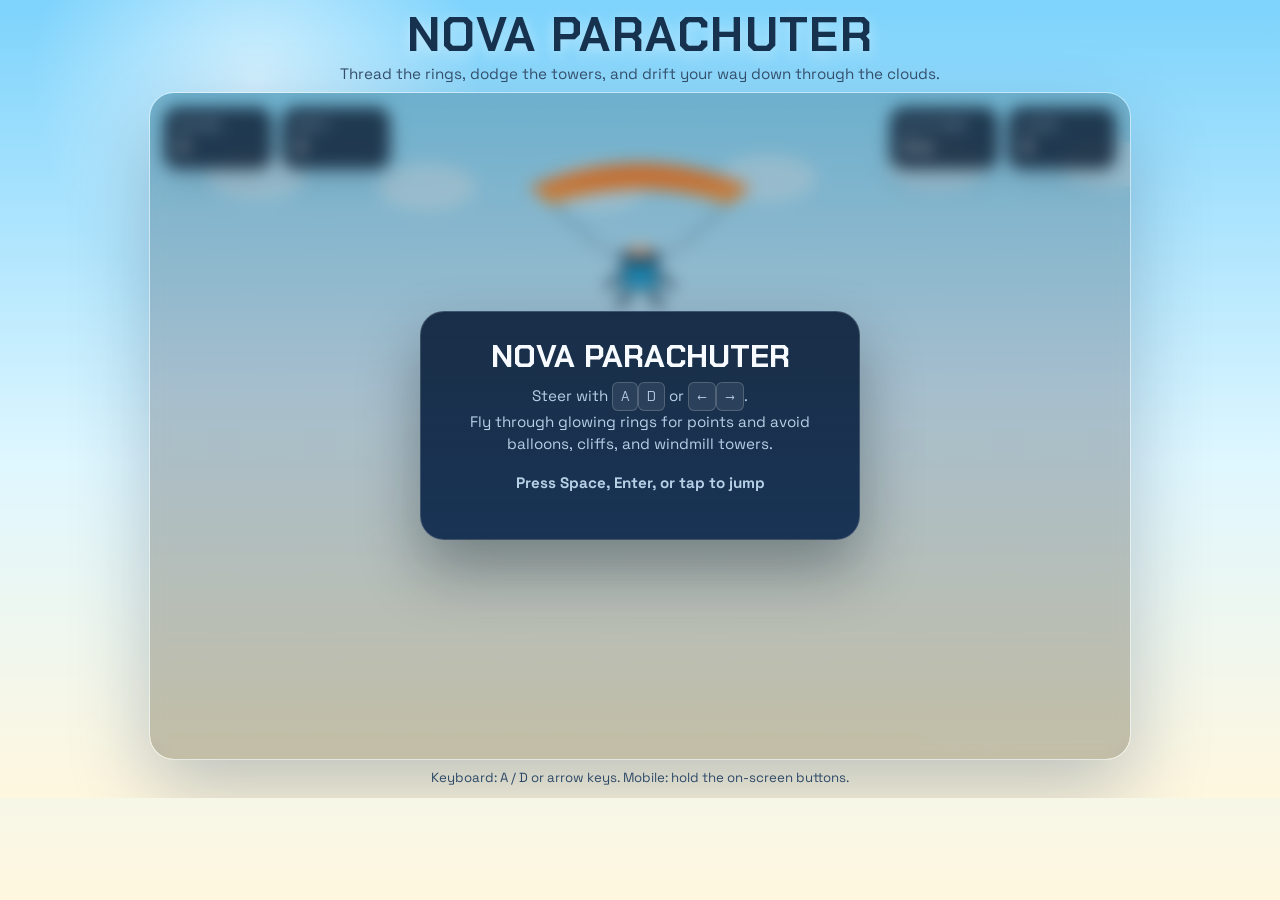
<file: Verkefni1/NovaParachuter/index.html>
<!DOCTYPE html>
<html lang="en">
<head>
  <meta charset="UTF-8" />
  <meta name="viewport" content="width=device-width, initial-scale=1.0" />
  <title>Nova Parachuter</title>
  <style>
    @import url("https://fonts.googleapis.com/css2?family=Chakra+Petch:wght@400;600;700&family=Space+Grotesk:wght@400;500;700&display=swap");

    :root {
      --sky-top: #7dd3fc;
      --sky-mid: #dff7ff;
      --sky-bottom: #fff7df;
      --panel: rgba(8, 24, 45, 0.78);
      --panel-border: rgba(255, 255, 255, 0.16);
      --text: #f7fbff;
      --muted: #b7d0e6;
      --accent: #ff7a18;
      --accent-2: #ffd166;
      --danger: #ef476f;
    }

    * { box-sizing: border-box; }

    html,
    body {
      margin: 0;
      min-height: 100%;
      overflow: hidden;
      color: var(--text);
      font-family: "Space Grotesk", system-ui, sans-serif;
      background:
        radial-gradient(circle at 20% 10%, rgba(255, 255, 255, 0.6), transparent 18%),
        linear-gradient(180deg, var(--sky-top) 0%, var(--sky-mid) 58%, var(--sky-bottom) 100%);
    }

    body {
      display: flex;
      align-items: center;
      justify-content: center;
      padding: 12px;
      touch-action: none;
      user-select: none;
    }

    #app {
      width: min(980px, 100%);
      display: flex;
      flex-direction: column;
      align-items: center;
      gap: 10px;
    }

    header { text-align: center; }

    header h1 {
      margin: 0;
      font-family: "Chakra Petch", sans-serif;
      font-size: clamp(1.8rem, 4.2vw, 3rem);
      line-height: 0.95;
      letter-spacing: 0.03em;
      text-transform: uppercase;
      color: #17324f;
      text-shadow: 0 4px 14px rgba(255, 255, 255, 0.45);
    }

    header p {
      margin: 6px 0 0;
      color: #36506d;
      font-size: 0.95rem;
    }

    #stage {
      position: relative;
      width: 100%;
      border-radius: 24px;
      overflow: hidden;
      background: linear-gradient(180deg, rgba(33, 89, 138, 0.18), rgba(255, 255, 255, 0.35));
      box-shadow:
        0 0 0 1px rgba(255, 255, 255, 0.5),
        0 32px 80px rgba(13, 44, 79, 0.26);
    }

    canvas {
      display: block;
      width: 100%;
      height: auto;
      max-height: 74vh;
    }

    #hud {
      position: absolute;
      top: 14px;
      left: 14px;
      right: 14px;
      display: flex;
      justify-content: space-between;
      gap: 10px;
      pointer-events: none;
      z-index: 2;
    }

    .hud-cluster {
      display: flex;
      gap: 10px;
      flex-wrap: wrap;
    }

    .hud-card {
      min-width: 108px;
      padding: 10px 12px;
      border-radius: 14px;
      background: var(--panel);
      border: 1px solid var(--panel-border);
      backdrop-filter: blur(8px);
      box-shadow: 0 12px 24px rgba(0, 0, 0, 0.12);
    }

    .hud-card strong {
      display: block;
      margin-bottom: 4px;
      color: var(--muted);
      font-size: 0.7rem;
      letter-spacing: 0.12em;
      text-transform: uppercase;
      font-family: "Chakra Petch", sans-serif;
    }

    .hud-card span {
      font-size: 1.1rem;
      font-weight: 700;
    }

    #overlay {
      position: absolute;
      inset: 0;
      display: flex;
      align-items: center;
      justify-content: center;
      background: rgba(10, 27, 48, 0.24);
      backdrop-filter: blur(8px);
      z-index: 3;
      transition: opacity 0.3s ease;
    }

    #overlay.hidden {
      opacity: 0;
      pointer-events: none;
    }

    #overlay-card {
      width: min(440px, calc(100% - 32px));
      padding: 28px;
      border-radius: 24px;
      background: linear-gradient(180deg, rgba(10, 31, 58, 0.9), rgba(18, 45, 80, 0.96));
      border: 1px solid rgba(255, 255, 255, 0.16);
      box-shadow: 0 30px 60px rgba(4, 13, 24, 0.35);
      text-align: center;
    }

    #overlay-card h2 {
      margin: 0 0 10px;
      font-family: "Chakra Petch", sans-serif;
      font-size: 2rem;
      line-height: 1;
      text-transform: uppercase;
    }

    #overlay-card p {
      margin: 0 0 16px;
      color: var(--muted);
      line-height: 1.5;
      font-size: 0.95rem;
    }

    #overlay-card kbd {
      display: inline-block;
      padding: 3px 8px;
      border-radius: 6px;
      border: 1px solid rgba(255, 255, 255, 0.18);
      background: rgba(255, 255, 255, 0.08);
      font-family: "Chakra Petch", sans-serif;
      font-size: 0.9em;
    }

    #cta {
      margin-top: 8px;
      color: var(--accent-2);
      font-weight: 700;
      animation: pulse 1.8s ease-in-out infinite;
    }

    #touch-controls {
      position: absolute;
      inset: auto 14px 14px 14px;
      display: none;
      justify-content: space-between;
      pointer-events: none;
      z-index: 2;
    }

    .touch-btn {
      width: 88px;
      height: 88px;
      border-radius: 50%;
      border: 1px solid rgba(255, 255, 255, 0.2);
      background: rgba(8, 24, 45, 0.5);
      color: var(--text);
      font-family: "Chakra Petch", sans-serif;
      font-size: 1rem;
      pointer-events: auto;
      backdrop-filter: blur(8px);
    }

    footer {
      color: #36506d;
      font-size: 0.83rem;
      text-align: center;
    }

    @keyframes pulse {
      0%, 100% { opacity: 1; }
      50% { opacity: 0.5; }
    }

    @media (max-width: 820px) {
      #hud {
        top: 10px;
        left: 10px;
        right: 10px;
      }

      .hud-card {
        min-width: 92px;
        padding: 8px 10px;
      }

      #touch-controls {
        display: flex;
      }

      canvas {
        max-height: 78vh;
      }
    }
  </style>
</head>
<body>
  <div id="app">
    <header>
      <h1>Nova Parachuter</h1>
      <p>Thread the rings, dodge the towers, and drift your way down through the clouds.</p>
    </header>

    <div id="stage">
      <canvas id="game" width="920" height="1280"></canvas>

      <div id="hud">
        <div class="hud-cluster">
          <div class="hud-card">
            <strong>Score</strong>
            <span id="score">0</span>
          </div>
          <div class="hud-card">
            <strong>Best</strong>
            <span id="best">0</span>
          </div>
        </div>
        <div class="hud-cluster" style="justify-content: flex-end">
          <div class="hud-card">
            <strong>Altitude</strong>
            <span id="altitude">0 m</span>
          </div>
          <div class="hud-card">
            <strong>Lives</strong>
            <span id="lives">3</span>
          </div>
        </div>
      </div>

      <div id="overlay">
        <div id="overlay-card">
          <h2 id="overlay-title">Nova Parachuter</h2>
          <p id="overlay-message">
            Steer with <kbd>A</kbd><kbd>D</kbd> or <kbd>&larr;</kbd><kbd>&rarr;</kbd>.<br />
            Fly through glowing rings for points and avoid balloons, cliffs, and windmill towers.
          </p>
          <p id="cta">Press Space, Enter, or tap to jump</p>
        </div>
      </div>

      <div id="touch-controls">
        <button class="touch-btn" id="left-btn" aria-label="Steer left">LEFT</button>
        <button class="touch-btn" id="right-btn" aria-label="Steer right">RIGHT</button>
      </div>
    </div>

    <footer>Keyboard: A / D or arrow keys. Mobile: hold the on-screen buttons.</footer>
  </div>

  <script>
    (function () {
      const canvas = document.getElementById("game");
      const ctx = canvas.getContext("2d");
      const scoreEl = document.getElementById("score");
      const bestEl = document.getElementById("best");
      const altitudeEl = document.getElementById("altitude");
      const livesEl = document.getElementById("lives");
      const overlay = document.getElementById("overlay");
      const overlayTitle = document.getElementById("overlay-title");
      const overlayMessage = document.getElementById("overlay-message");
      const leftBtn = document.getElementById("left-btn");
      const rightBtn = document.getElementById("right-btn");

      const WORLD_W = canvas.width;
      const WORLD_H = canvas.height;
      const BEST_KEY = "nova-parachuter-best";

      const keys = { left: false, right: false };
      const game = { lives: 3 };
      const player = {
        x: WORLD_W / 2,
        y: WORLD_H * 0.26,
        width: 48,
        height: 74,
        vx: 0,
        targetTilt: 0,
        tilt: 0,
        invuln: 0,
        pulse: 0,
      };

      let state = "menu";
      let lastTime = performance.now();
      let score = 0;
      let bestScore = Number(localStorage.getItem(BEST_KEY) || 0);
      let totalDistance = 0;
      let speedScale = 1;
      let particles = [];
      let clouds = [];
      let segments = [];
      let segmentIndex = 0;

      function random(min, max) {
        return Math.random() * (max - min) + min;
      }

      function clamp(value, min, max) {
        return Math.max(min, Math.min(max, value));
      }

      function showOverlay(title, message) {
        overlayTitle.textContent = title;
        overlayMessage.innerHTML = message;
        overlay.classList.remove("hidden");
      }

      function hideOverlay() {
        overlay.classList.add("hidden");
      }

      function updateHud() {
        scoreEl.textContent = String(score);
        bestEl.textContent = String(bestScore);
        altitudeEl.textContent = `${Math.floor(totalDistance / 10)} m`;
        livesEl.textContent = String(game.lives);
      }

      function spawnBurst(x, y, color, count) {
        for (let i = 0; i < count; i++) {
          particles.push({
            x,
            y,
            vx: random(-120, 120),
            vy: random(-90, 140),
            life: random(0.35, 0.8),
            size: random(3, 8),
            color,
          });
        }
      }

      function createRing(centerX, y) {
        return {
          type: "ring",
          x: centerX,
          y,
          radius: random(44, 58),
          thickness: 12,
          scored: false,
          bob: random(0, Math.PI * 2),
          points: 10,
        };
      }

      function createObstacle(centerX, y, type) {
        if (type === "balloon") {
          return { type, x: centerX, y, width: 56, height: 92, sway: random(0, Math.PI * 2) };
        }
        if (type === "tower") {
          return { type, x: centerX, y, width: 86, height: 200, spin: random(0, Math.PI * 2) };
        }
        return { type: "cliff", x: centerX, y, width: 120, height: 150, notch: random(28, 52) };
      }

      function generateSegment(yStart) {
        const items = [];
        const laneCenters = [170, 330, 460, 590, 750];
        const ringCount = 1 + Math.floor(Math.random() * 2);
        const obstacleCount = 2 + Math.floor(Math.random() * 2) + (segmentIndex > 5 ? 1 : 0);
        const usedY = [];

        function pickY(offsetMin, offsetMax) {
          let attempts = 0;
          while (attempts < 20) {
            const y = yStart + random(offsetMin, offsetMax);
            if (usedY.every((u) => Math.abs(u - y) > 120)) {
              usedY.push(y);
              return y;
            }
            attempts++;
          }
          return yStart + random(offsetMin, offsetMax);
        }

        for (let i = 0; i < ringCount; i++) {
          const lane = laneCenters[Math.floor(Math.random() * laneCenters.length)];
          items.push(createRing(lane + random(-30, 30), pickY(80, 480)));
        }

        for (let i = 0; i < obstacleCount; i++) {
          const lane = laneCenters[Math.floor(Math.random() * laneCenters.length)];
          const roll = Math.random();
          const type = roll < 0.34 ? "balloon" : roll < 0.7 ? "tower" : "cliff";
          items.push(createObstacle(lane + random(-34, 34), pickY(140, 620), type));
        }

        segments.push({ yStart, items });
        segmentIndex++;
      }

      function generateSegmentsUntil(screenBottom) {
        let y = -WORLD_H;
        while (y < screenBottom + 1200) {
          generateSegment(y);
          y += 720;
        }
      }

      function resetGame() {
        state = "playing";
        score = 0;
        totalDistance = 0;
        speedScale = 1;
        particles = [];
        segmentIndex = 0;
        segments = [];
        player.x = WORLD_W / 2;
        player.vx = 0;
        player.tilt = 0;
        player.targetTilt = 0;
        player.invuln = 0;
        player.pulse = 0;

        clouds = Array.from({ length: 14 }, (_, i) => ({
          x: random(40, WORLD_W - 40),
          y: random(-WORLD_H, WORLD_H),
          size: random(70, 160),
          drift: random(-16, 16),
          tone: i % 2 === 0 ? "rgba(255,255,255,0.72)" : "rgba(242,249,255,0.58)",
        }));

        game.lives = 3;
        generateSegmentsUntil(WORLD_H * 1.25);
        hideOverlay();
        updateHud();
      }

      function endGame() {
        state = "gameover";
        if (score > bestScore) {
          bestScore = score;
          localStorage.setItem(BEST_KEY, String(bestScore));
        }
        updateHud();
        showOverlay(
          "Jump Complete",
          `Final score: <strong>${score}</strong><br />Altitude covered: <strong>${Math.floor(totalDistance / 10)} m</strong><br /><br />Press <kbd>Space</kbd>, <kbd>Enter</kbd>, or tap to play again.`
        );
      }

      function hitPlayer() {
        if (player.invuln > 0) return;
        game.lives--;
        player.invuln = 1.6;
        spawnBurst(player.x, player.y + 8, "rgba(239, 71, 111, 0.95)", 20);
        updateHud();
        if (game.lives <= 0) endGame();
      }

      function rectsOverlap(a, b) {
        return a.x < b.x + b.width && a.x + a.width > b.x && a.y < b.y + b.height && a.y + a.height > b.y;
      }

      function updatePlayer(dt) {
        const steer = (keys.right ? 1 : 0) - (keys.left ? 1 : 0);
        player.vx += steer * 840 * dt;
        player.vx *= 0.92;
        player.vx += Math.sin(totalDistance * 0.0025) * 2.8;
        player.x += player.vx * dt;
        player.x = clamp(player.x, 58, WORLD_W - 58);
        player.targetTilt = clamp(player.vx * 0.025, -0.55, 0.55);
        player.tilt += (player.targetTilt - player.tilt) * 7 * dt;
        player.pulse += dt * 5;
        if (player.invuln > 0) player.invuln -= dt;
      }

      function updateWorld(dt) {
        const fallSpeed = 300 + Math.min(220, totalDistance * 0.02);
        speedScale = fallSpeed;
        totalDistance += fallSpeed * dt;

        for (const cloud of clouds) {
          cloud.y += fallSpeed * dt * 0.45;
          cloud.x += cloud.drift * dt;
          if (cloud.x < -120) cloud.x = WORLD_W + 120;
          if (cloud.x > WORLD_W + 120) cloud.x = -120;
          if (cloud.y - cloud.size > WORLD_H + 120) {
            cloud.y = -cloud.size - random(30, 220);
            cloud.x = random(40, WORLD_W - 40);
          }
        }

        for (const segment of segments) {
          segment.yStart += fallSpeed * dt;
          for (const item of segment.items) {
            item.y += fallSpeed * dt;
            if (item.type === "ring") item.bob += dt * 2;
            if (item.type === "balloon") item.sway += dt * 1.8;
            if (item.type === "tower") item.spin += dt * 2.4;
          }
        }

        segments = segments.filter((segment) => segment.yStart < WORLD_H + 900);

        let topMost = segments.reduce((min, segment) => Math.min(min, segment.yStart), Infinity);
        while (topMost > -WORLD_H) {
          topMost -= 720;
          generateSegment(topMost);
        }
      }

      function updateParticles(dt) {
        particles = particles.filter((p) => p.life > 0);
        for (const p of particles) {
          p.life -= dt;
          p.x += p.vx * dt;
          p.y += p.vy * dt;
          p.vy += 220 * dt;
        }
      }

      function checkCollisions() {
        const playerBox = {
          x: player.x - player.width * 0.38,
          y: player.y - player.height * 0.18,
          width: player.width * 0.76,
          height: player.height * 0.78,
        };

        for (const segment of segments) {
          for (const item of segment.items) {
            if (item.type === "ring" && !item.scored) {
              const dx = player.x - item.x;
              const dy = player.y + 10 - item.y;
              if (Math.hypot(dx, dy) < item.radius - 10) {
                item.scored = true;
                score += item.points;
                spawnBurst(item.x, item.y, "rgba(255, 209, 102, 0.96)", 16);
                updateHud();
              }
              continue;
            }

            const obstacleBox = {
              x: item.x - item.width / 2,
              y: item.y - item.height / 2,
              width: item.width,
              height: item.height,
            };

            if (rectsOverlap(playerBox, obstacleBox)) hitPlayer();
          }
        }
      }

      function drawBackground() {
        const sky = ctx.createLinearGradient(0, 0, 0, WORLD_H);
        sky.addColorStop(0, "#8de0ff");
        sky.addColorStop(0.45, "#d9f3ff");
        sky.addColorStop(1, "#fff2cc");
        ctx.fillStyle = sky;
        ctx.fillRect(0, 0, WORLD_W, WORLD_H);

        ctx.fillStyle = "rgba(255,255,255,0.35)";
        for (let i = 0; i < 6; i++) {
          ctx.beginPath();
          ctx.arc(100 + i * 160, 160 + Math.sin(totalDistance * 0.0015 + i) * 24, 46, 0, Math.PI * 2);
          ctx.fill();
        }

        for (const cloud of clouds) {
          ctx.fillStyle = cloud.tone;
          ctx.beginPath();
          ctx.arc(cloud.x, cloud.y, cloud.size * 0.36, 0, Math.PI * 2);
          ctx.arc(cloud.x + cloud.size * 0.25, cloud.y - cloud.size * 0.08, cloud.size * 0.28, 0, Math.PI * 2);
          ctx.arc(cloud.x - cloud.size * 0.25, cloud.y - cloud.size * 0.04, cloud.size * 0.24, 0, Math.PI * 2);
          ctx.arc(cloud.x + cloud.size * 0.05, cloud.y - cloud.size * 0.16, cloud.size * 0.3, 0, Math.PI * 2);
          ctx.fill();
        }
      }

      function drawRing(item) {
        if (item.scored) return;
        ctx.save();
        ctx.translate(item.x, item.y + Math.sin(item.bob) * 3);
        const gradient = ctx.createRadialGradient(0, 0, item.radius * 0.35, 0, 0, item.radius);
        gradient.addColorStop(0, "rgba(255, 255, 255, 0.3)");
        gradient.addColorStop(0.6, "rgba(255, 209, 102, 0.25)");
        gradient.addColorStop(1, "rgba(255, 122, 24, 0.05)");
        ctx.fillStyle = gradient;
        ctx.beginPath();
        ctx.arc(0, 0, item.radius + 12, 0, Math.PI * 2);
        ctx.fill();
        ctx.lineWidth = item.thickness;
        ctx.strokeStyle = "#ff9e3d";
        ctx.beginPath();
        ctx.arc(0, 0, item.radius, 0, Math.PI * 2);
        ctx.stroke();
        ctx.lineWidth = 4;
        ctx.strokeStyle = "#ffe1a6";
        ctx.beginPath();
        ctx.arc(0, 0, item.radius - 4, 0, Math.PI * 2);
        ctx.stroke();
        ctx.restore();
      }

      function drawBalloon(item) {
        ctx.save();
        ctx.translate(item.x + Math.sin(item.sway) * 12, item.y);
        ctx.strokeStyle = "rgba(60, 74, 93, 0.55)";
        ctx.lineWidth = 3;
        ctx.beginPath();
        ctx.moveTo(0, 24);
        ctx.lineTo(0, 54);
        ctx.stroke();
        ctx.fillStyle = "#ef476f";
        ctx.beginPath();
        ctx.ellipse(0, -10, 28, 36, 0, 0, Math.PI * 2);
        ctx.fill();
        ctx.fillStyle = "#ff93b0";
        ctx.beginPath();
        ctx.ellipse(-8, -20, 8, 10, -0.2, 0, Math.PI * 2);
        ctx.fill();
        ctx.fillStyle = "#7f4f24";
        ctx.fillRect(-12, 28, 24, 18);
        ctx.restore();
      }

      function drawTower(item) {
        ctx.save();
        ctx.translate(item.x, item.y);
        ctx.fillStyle = "#a0b3c4";
        ctx.fillRect(-12, -84, 24, 168);
        ctx.strokeStyle = "#d9e6f2";
        ctx.lineWidth = 10;
        ctx.lineCap = "round";
        for (let i = 0; i < 3; i++) {
          const angle = item.spin + i * (Math.PI * 2 / 3);
          ctx.beginPath();
          ctx.moveTo(0, -52);
          ctx.lineTo(Math.cos(angle) * 60, -52 + Math.sin(angle) * 60);
          ctx.stroke();
        }
        ctx.fillStyle = "#4f6d8a";
        ctx.beginPath();
        ctx.arc(0, -52, 10, 0, Math.PI * 2);
        ctx.fill();
        ctx.restore();
      }

      function drawCliff(item) {
        ctx.save();
        ctx.translate(item.x, item.y);
        ctx.fillStyle = "#8f6f52";
        ctx.beginPath();
        ctx.moveTo(-item.width / 2, item.height / 2);
        ctx.lineTo(-item.width / 2 + 12, -item.height / 2 + 18);
        ctx.lineTo(-10, -item.height / 2 - 10);
        ctx.lineTo(item.width / 2, -item.height / 2 + item.notch);
        ctx.lineTo(item.width / 2 - 10, item.height / 2);
        ctx.closePath();
        ctx.fill();
        ctx.fillStyle = "#d8bf97";
        ctx.beginPath();
        ctx.moveTo(-item.width / 2 + 18, -item.height / 2 + 34);
        ctx.lineTo(6, -item.height / 2 + 8);
        ctx.lineTo(item.width / 2 - 10, -item.height / 2 + item.notch + 6);
        ctx.lineTo(item.width / 2 - 18, -item.height / 2 + item.notch + 22);
        ctx.closePath();
        ctx.fill();
        ctx.restore();
      }

      function drawPlayer() {
        ctx.save();
        ctx.translate(player.x, player.y);
        ctx.rotate(player.tilt);
        if (player.invuln > 0 && Math.floor(player.invuln * 12) % 2 === 0) ctx.globalAlpha = 0.45;

        ctx.strokeStyle = "rgba(44, 61, 77, 0.45)";
        ctx.lineWidth = 3;
        ctx.beginPath();
        ctx.moveTo(-16, -4);
        ctx.quadraticCurveTo(-72, -92 - Math.sin(player.pulse) * 5, -98, -154);
        ctx.moveTo(16, -4);
        ctx.quadraticCurveTo(72, -92 + Math.sin(player.pulse) * 5, 98, -154);
        ctx.stroke();

        const canopy = ctx.createLinearGradient(0, -164, 0, -86);
        canopy.addColorStop(0, "#ff8a34");
        canopy.addColorStop(1, "#ffcd68");
        ctx.fillStyle = canopy;
        ctx.beginPath();
        ctx.moveTo(-104, -152);
        ctx.quadraticCurveTo(0, -244, 104, -152);
        ctx.lineTo(84, -118);
        ctx.quadraticCurveTo(0, -178, -84, -118);
        ctx.closePath();
        ctx.fill();

        ctx.fillStyle = "#16324f";
        ctx.beginPath();
        ctx.arc(0, -18, 18, 0, Math.PI * 2);
        ctx.fill();
        ctx.fillStyle = "#f2c49b";
        ctx.beginPath();
        ctx.arc(0, -28, 12, 0, Math.PI * 2);
        ctx.fill();
        ctx.fillStyle = "#23a6d5";
        ctx.fillRect(-16, -4, 32, 46);

        ctx.strokeStyle = "#10263b";
        ctx.lineWidth = 6;
        ctx.beginPath();
        ctx.moveTo(-12, 8);
        ctx.lineTo(-32, 42);
        ctx.moveTo(12, 8);
        ctx.lineTo(32, 42);
        ctx.moveTo(-8, 42);
        ctx.lineTo(-20, 78);
        ctx.moveTo(8, 42);
        ctx.lineTo(20, 78);
        ctx.stroke();
        ctx.restore();
      }

      function drawParticles() {
        for (const p of particles) {
          ctx.globalAlpha = Math.max(0, p.life / 0.8);
          ctx.fillStyle = p.color;
          ctx.beginPath();
          ctx.arc(p.x, p.y, p.size, 0, Math.PI * 2);
          ctx.fill();
        }
        ctx.globalAlpha = 1;
      }

      function drawWorld() {
        drawBackground();
        for (const segment of segments) {
          for (const item of segment.items) {
            if (item.type === "ring") drawRing(item);
          }
        }
        for (const segment of segments) {
          for (const item of segment.items) {
            if (item.type === "balloon") drawBalloon(item);
            else if (item.type === "tower") drawTower(item);
            else if (item.type === "cliff") drawCliff(item);
          }
        }
        drawParticles();
        drawPlayer();
        ctx.fillStyle = "rgba(255,255,255,0.35)";
        ctx.font = '700 22px "Chakra Petch", sans-serif';
        ctx.textAlign = "right";
        ctx.fillText(`Fall speed ${Math.round(speedScale)} px/s`, WORLD_W - 18, WORLD_H - 24);
      }

      function update(timestamp) {
        const dt = Math.min((timestamp - lastTime) / 1000, 0.033);
        lastTime = timestamp;

        if (state === "playing") {
          updateWorld(dt);
          updatePlayer(dt);
          updateParticles(dt);
          checkCollisions();
          updateHud();
        }

        drawWorld();
        requestAnimationFrame(update);
      }

      function startOrRestart() {
        resetGame();
      }

      function setKey(code, active) {
        if (code === "ArrowLeft" || code === "KeyA") keys.left = active;
        if (code === "ArrowRight" || code === "KeyD") keys.right = active;
      }

      window.addEventListener("keydown", (event) => {
        if (event.code === "Space" || event.code === "Enter") {
          if (state !== "playing") {
            event.preventDefault();
            startOrRestart();
          }
        }
        setKey(event.code, true);
      });

      window.addEventListener("keyup", (event) => {
        setKey(event.code, false);
      });

      function bindTouch(button, keyName) {
        const on = (event) => {
          event.preventDefault();
          keys[keyName] = true;
          if (state !== "playing") startOrRestart();
        };
        const off = (event) => {
          event.preventDefault();
          keys[keyName] = false;
        };

        button.addEventListener("pointerdown", on);
        button.addEventListener("pointerup", off);
        button.addEventListener("pointercancel", off);
        button.addEventListener("pointerleave", off);
      }

      bindTouch(leftBtn, "left");
      bindTouch(rightBtn, "right");

      overlay.addEventListener("pointerdown", () => {
        if (state !== "playing") startOrRestart();
      });

      bestEl.textContent = String(bestScore);
      updateHud();
      requestAnimationFrame(update);
    })();
  </script>
</body>
</html>
</file>
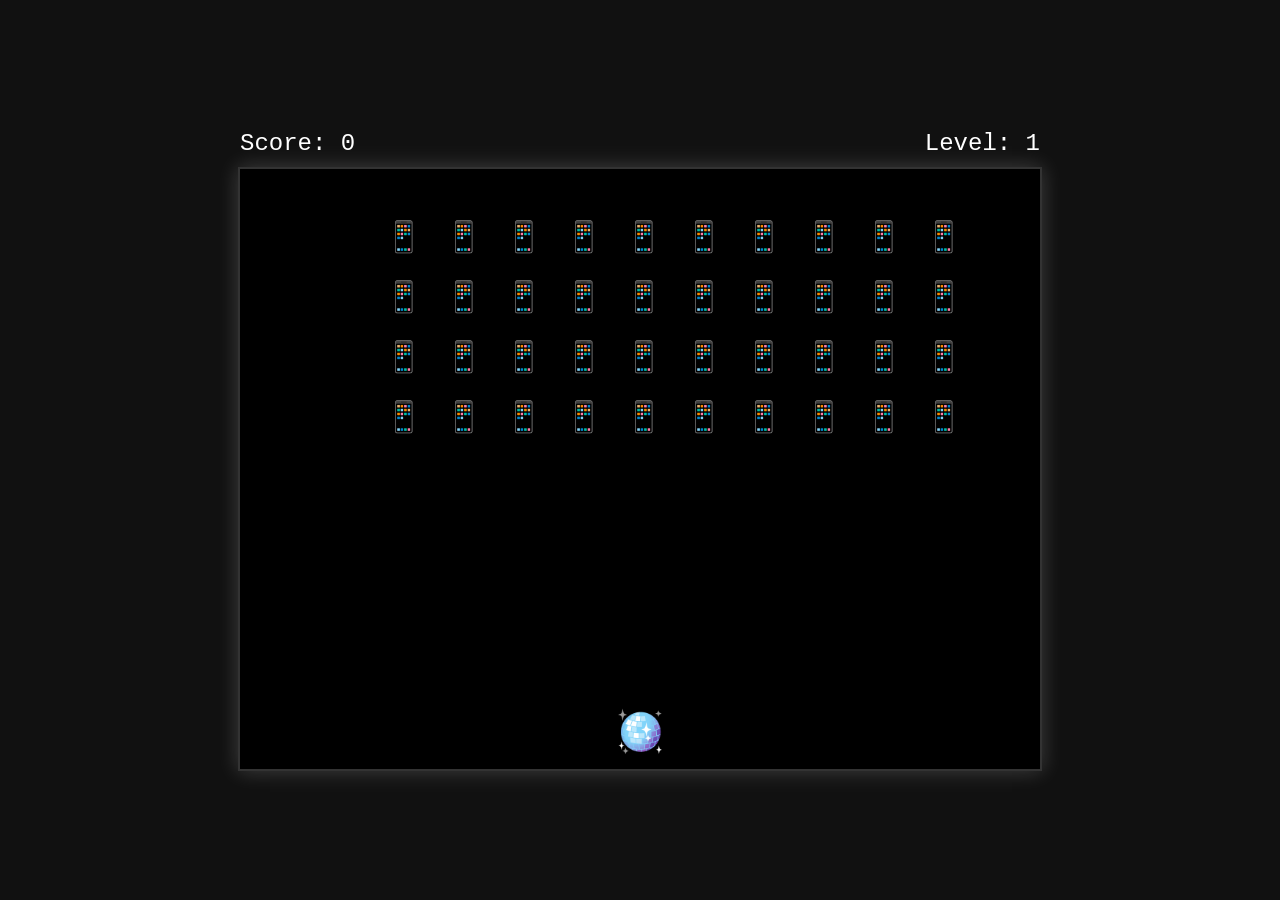
<file: Verkefni1/PhoneInvaders/index.html>
<!DOCTYPE html>
<html lang="en">
<head>
    <meta charset="UTF-8">
    <meta name="viewport" content="width=device-width, initial-scale=1.0">
    <title>Phone Invaders</title>
    <style>
        body {
            margin: 0;
            padding: 0;
            background-color: #111;
            color: white;
            font-family: 'Courier New', Courier, monospace;
            display: flex;
            flex-direction: column;
            align-items: center;
            justify-content: center;
            height: 100vh;
            overflow: hidden;
        }
        canvas {
            background-color: #000;
            box-shadow: 0 0 20px rgba(255, 255, 255, 0.2);
            border: 2px solid #333;
        }
        #ui {
            display: flex;
            justify-content: space-between;
            width: 800px;
            margin-bottom: 10px;
            font-size: 24px;
        }
        #game-over {
            position: absolute;
            top: 50%;
            left: 50%;
            transform: translate(-50%, -50%);
            text-align: center;
            display: none;
            background: rgba(0, 0, 0, 0.8);
            padding: 40px;
            border: 2px solid white;
            border-radius: 10px;
        }
        button {
            margin-top: 20px;
            padding: 10px 20px;
            font-size: 20px;
            background-color: #4CAF50;
            color: white;
            border: none;
            border-radius: 5px;
            cursor: pointer;
        }
        button:hover {
            background-color: #45a049;
        }
    </style>
</head>
<body>
    <div id="ui">
        <div>Score: <span id="score">0</span></div>
        <div>Level: <span id="level">1</span></div>
    </div>
    <canvas id="gameCanvas" width="800" height="600"></canvas>
    
    <div id="game-over">
        <h1 id="game-over-title">GAME OVER</h1>
        <p>Final Score: <span id="final-score">0</span></p>
        <button onclick="resetGame()">Play Again</button>
    </div>

    <script>
        const canvas = document.getElementById('gameCanvas');
        const ctx = canvas.getContext('2d');
        const scoreElement = document.getElementById('score');
        const levelElement = document.getElementById('level');
        const gameOverScreen = document.getElementById('game-over');
        const gameOverTitle = document.getElementById('game-over-title');
        const finalScoreElement = document.getElementById('final-score');

        // Game state
        let score = 0;
        let level = 1;
        let isGameOver = false;
        let animationId;

        // Input handling
        const keys = {
            ArrowLeft: false,
            ArrowRight: false,
            Space: false
        };

        window.addEventListener('keydown', (e) => {
            if (e.code === 'ArrowLeft') keys.ArrowLeft = true;
            if (e.code === 'ArrowRight') keys.ArrowRight = true;
            if (e.code === 'Space') {
                keys.Space = true;
                e.preventDefault(); // Prevent scrolling
            }
        });

        window.addEventListener('keyup', (e) => {
            if (e.code === 'ArrowLeft') keys.ArrowLeft = false;
            if (e.code === 'ArrowRight') keys.ArrowRight = false;
            if (e.code === 'Space') keys.Space = false;
        });

        // Player
        const player = {
            x: canvas.width / 2 - 25,
            y: canvas.height - 60,
            width: 50,
            height: 50,
            speed: 5,
            cooldown: 0,
            draw() {
                ctx.font = '40px Arial';
                ctx.textAlign = 'center';
                ctx.textBaseline = 'middle';
                ctx.fillText('🪩', this.x + this.width / 2, this.y + this.height / 2);
            },
            update() {
                if (keys.ArrowLeft && this.x > 0) {
                    this.x -= this.speed;
                }
                if (keys.ArrowRight && this.x < canvas.width - this.width) {
                    this.x += this.speed;
                }
                
                if (this.cooldown > 0) {
                    this.cooldown--;
                }

                if (keys.Space && this.cooldown === 0) {
                    projectiles.push({
                        x: this.x + this.width / 2,
                        y: this.y,
                        radius: 15,
                        speed: 7
                    });
                    this.cooldown = 20; // Frames between shots
                }
            }
        };

        // Projectiles (Disco Balls)
        let projectiles = [];

        function drawProjectiles() {
            projectiles.forEach(p => {
                ctx.font = '24px Arial';
                ctx.textAlign = 'center';
                ctx.textBaseline = 'middle';
                ctx.fillText('🍌', p.x, p.y);
            });
        }

        function updateProjectiles() {
            for (let i = projectiles.length - 1; i >= 0; i--) {
                projectiles[i].y -= projectiles[i].speed;
                
                // Remove if off screen
                if (projectiles[i].y < -20) {
                    projectiles.splice(i, 1);
                }
            }
        }

        // Aliens (Mobile Phones)
        let aliens = [];
        const alienRows = 4;
        const alienCols = 10;
        const alienWidth = 40;
        const alienHeight = 40;
        const alienPadding = 20;
        const alienOffsetTop = 50;
        const alienOffsetLeft = 80;
        
        let alienDirection = 1;
        let alienSpeed = 1;
        let alienMoveDown = false;

        function initAliens() {
            aliens = [];
            for (let r = 0; r < alienRows; r++) {
                for (let c = 0; c < alienCols; c++) {
                    aliens.push({
                        x: c * (alienWidth + alienPadding) + alienOffsetLeft,
                        y: r * (alienHeight + alienPadding) + alienOffsetTop,
                        width: alienWidth,
                        height: alienHeight,
                        active: true
                    });
                }
            }
        }

        function drawAliens() {
            aliens.forEach(alien => {
                if (alien.active) {
                    ctx.font = '30px Arial';
                    ctx.textAlign = 'center';
                    ctx.textBaseline = 'middle';
                    ctx.fillText('📱', alien.x + alien.width / 2, alien.y + alien.height / 2);
                }
            });
        }

        function updateAliens() {
            let hitEdge = false;
            
            // Check edges
            aliens.forEach(alien => {
                if (alien.active) {
                    if (alien.x + alien.width > canvas.width - 10 || alien.x < 10) {
                        hitEdge = true;
                    }
                }
            });

            if (hitEdge) {
                alienDirection *= -1;
                alienMoveDown = true;
                alienSpeed += 0.2; // Increase speed slightly when hitting edge
            }

            aliens.forEach(alien => {
                if (alien.active) {
                    alien.x += alienSpeed * alienDirection;
                    if (alienMoveDown) {
                        alien.y += 20;
                    }
                    
                    // Game over if aliens reach player
                    if (alien.y + alien.height >= player.y) {
                        endGame(false);
                    }
                }
            });
            
            alienMoveDown = false;
        }

        // Collision detection
        function checkCollisions() {
            for (let i = projectiles.length - 1; i >= 0; i--) {
                let p = projectiles[i];
                let hit = false;
                
                for (let j = 0; j < aliens.length; j++) {
                    let a = aliens[j];
                    
                    if (a.active) {
                        // Simple bounding box collision
                        // The projectile is centered at p.x, p.y with font size 24
                        // The alien is at a.x, a.y with width 40, height 40
                        if (p.x > a.x && p.x < a.x + a.width &&
                            p.y > a.y && p.y < a.y + a.height) {
                            
                            a.active = false;
                            hit = true;
                            score += 10;
                            scoreElement.textContent = score;
                            break;
                        }
                    }
                }
                
                if (hit) {
                    projectiles.splice(i, 1);
                }
            }
        }

        // Check level completion
        function checkLevel() {
            const activeAliens = aliens.filter(a => a.active);
            if (activeAliens.length === 0) {
                level++;
                levelElement.textContent = level;
                alienSpeed = 1 + (level * 0.5); // Increase base speed per level
                alienDirection = 1;
                projectiles = [];
                initAliens();
            }
        }

        function endGame(win) {
            isGameOver = true;
            cancelAnimationFrame(animationId);
            gameOverScreen.style.display = 'block';
            gameOverTitle.textContent = win ? 'YOU WIN!' : 'GAME OVER';
            gameOverTitle.style.color = win ? '#4CAF50' : '#f44336';
            finalScoreElement.textContent = score;
        }

        function resetGame() {
            score = 0;
            level = 1;
            isGameOver = false;
            alienSpeed = 1;
            alienDirection = 1;
            projectiles = [];
            
            scoreElement.textContent = score;
            levelElement.textContent = level;
            gameOverScreen.style.display = 'none';
            
            player.x = canvas.width / 2 - 25;
            
            initAliens();
            gameLoop();
        }

        // Main game loop
        function gameLoop() {
            if (isGameOver) return;

            // Clear canvas
            ctx.clearRect(0, 0, canvas.width, canvas.height);

            // Update
            player.update();
            updateProjectiles();
            updateAliens();
            checkCollisions();
            checkLevel();

            // Draw
            player.draw();
            drawProjectiles();
            drawAliens();

            animationId = requestAnimationFrame(gameLoop);
        }

        // Start game
        initAliens();
        gameLoop();
    </script>
</body>
</html>
</file>
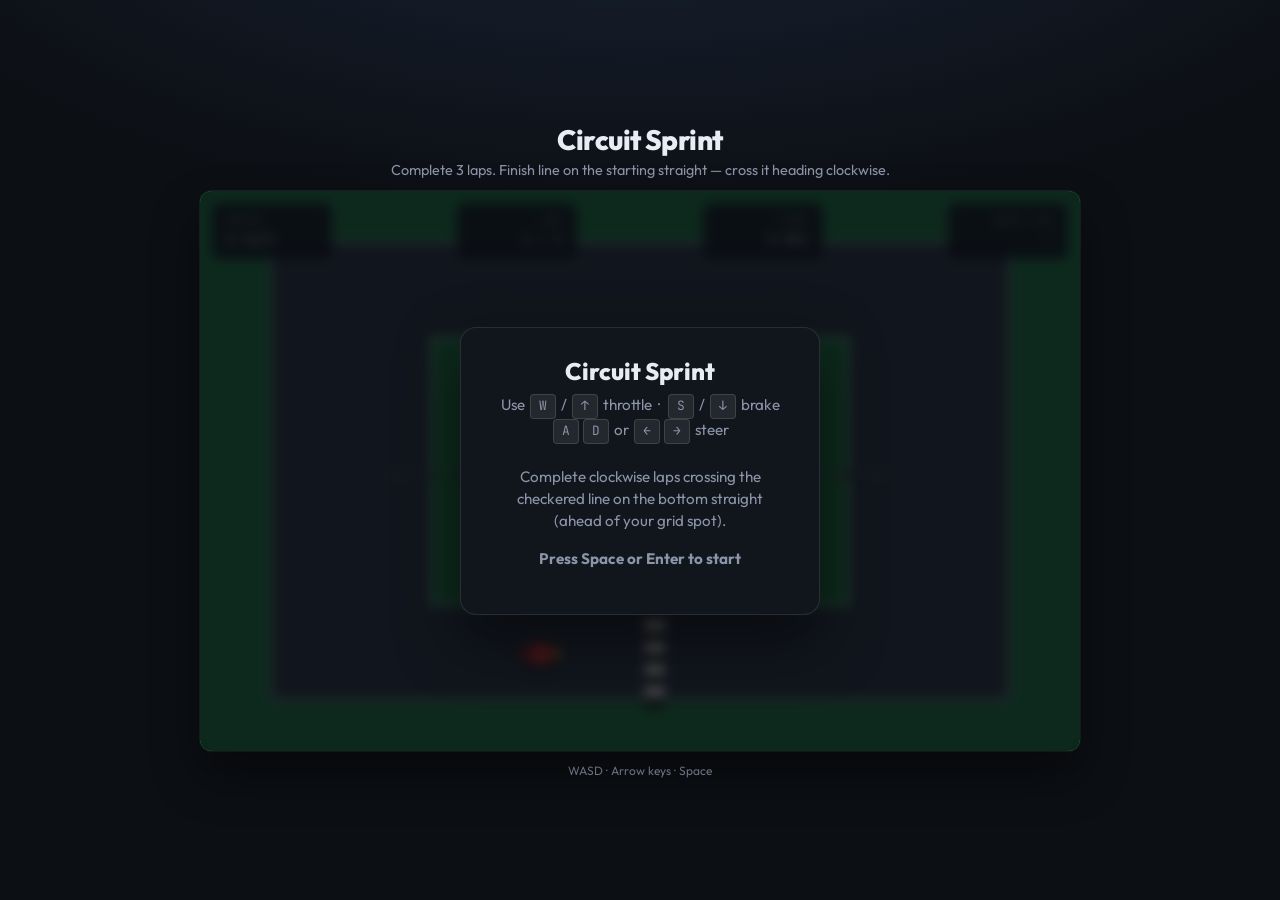
<file: Verkefni1/RacingGame/index.html>
<!DOCTYPE html>
<html lang="en">
<head>
  <meta charset="UTF-8" />
  <meta name="viewport" content="width=device-width, initial-scale=1.0" />
  <title>Circuit Sprint — Browser Racer</title>
  <style>
    @import url("https://fonts.googleapis.com/css2?family=JetBrains+Mono:wght@400;700&family=Outfit:wght@400;600;800&display=swap");

    :root {
      --bg: #0c0f14;
      --panel: rgba(18, 22, 30, 0.92);
      --accent: #ff6b35;
      --accent-dim: #c94f28;
      --text: #e8ecf4;
      --muted: #8b94a8;
      --success: #3ecf8e;
    }

    * {
      box-sizing: border-box;
    }

    html,
    body {
      margin: 0;
      height: 100%;
      background: radial-gradient(ellipse 120% 80% at 50% -20%, #1a2538 0%, var(--bg) 55%);
      color: var(--text);
      font-family: "Outfit", system-ui, sans-serif;
      overflow: hidden;
      touch-action: none;
    }

    #wrap {
      display: flex;
      flex-direction: column;
      align-items: center;
      justify-content: center;
      min-height: 100%;
      padding: 12px;
      gap: 12px;
    }

    header {
      text-align: center;
      max-width: 920px;
    }

    header h1 {
      margin: 0 0 4px;
      font-weight: 800;
      font-size: clamp(1.25rem, 4vw, 1.75rem);
      letter-spacing: -0.02em;
    }

    header p {
      margin: 0;
      font-size: 0.9rem;
      color: var(--muted);
    }

    #canvas-shell {
      position: relative;
      border-radius: 12px;
      box-shadow:
        0 0 0 1px rgba(255, 255, 255, 0.06),
        0 24px 48px rgba(0, 0, 0, 0.45);
      overflow: hidden;
      background: #111820;
    }

    canvas {
      display: block;
      max-width: 100vw;
      max-height: min(72vh, 640px);
      width: auto;
      height: auto;
      vertical-align: middle;
    }

    #hud {
      position: absolute;
      left: 12px;
      top: 12px;
      right: 12px;
      display: flex;
      justify-content: space-between;
      align-items: flex-start;
      gap: 12px;
      pointer-events: none;
      font-family: "JetBrains Mono", monospace;
      font-size: 13px;
      text-shadow: 0 1px 3px rgba(0, 0, 0, 0.8);
    }

    .hud-box {
      background: var(--panel);
      padding: 10px 14px;
      border-radius: 8px;
      border: 1px solid rgba(255, 255, 255, 0.08);
      min-width: 120px;
    }

    .hud-box strong {
      display: block;
      font-size: 10px;
      text-transform: uppercase;
      letter-spacing: 0.12em;
      color: var(--muted);
      margin-bottom: 4px;
      font-weight: 700;
    }

    .lap-best {
      color: var(--success);
    }

    #overlay {
      position: absolute;
      inset: 0;
      display: flex;
      align-items: center;
      justify-content: center;
      background: rgba(8, 10, 14, 0.72);
      backdrop-filter: blur(6px);
      pointer-events: none;
      opacity: 0;
      transition: opacity 0.35s ease;
    }

    #overlay.visible {
      opacity: 1;
      pointer-events: auto;
    }

    #overlay-inner {
      text-align: center;
      padding: 28px 36px;
      max-width: 360px;
      background: var(--panel);
      border-radius: 16px;
      border: 1px solid rgba(255, 255, 255, 0.1);
      box-shadow: 0 24px 60px rgba(0, 0, 0, 0.5);
    }

    #overlay-inner h2 {
      margin: 0 0 8px;
      font-size: 1.5rem;
      font-weight: 800;
    }

    #overlay-inner p {
      margin: 0 0 16px;
      color: var(--muted);
      font-size: 0.95rem;
      line-height: 1.45;
    }

    #overlay-inner kbd {
      display: inline-block;
      padding: 2px 8px;
      margin: 0 2px;
      border-radius: 4px;
      background: rgba(255, 255, 255, 0.08);
      border: 1px solid rgba(255, 255, 255, 0.12);
      font-family: "JetBrains Mono", monospace;
      font-size: 0.85em;
    }

    #cta {
      margin-top: 8px;
      font-weight: 700;
      color: var(--accent);
      animation: pulse 1.8s ease-in-out infinite;
    }

    @keyframes pulse {
      0%,
      100% {
        opacity: 1;
      }
      50% {
        opacity: 0.55;
      }
    }

    footer {
      font-size: 12px;
      color: var(--muted);
      text-align: center;
    }
  </style>
</head>
<body>
  <div id="wrap">
    <header>
      <h1>Circuit Sprint</h1>
      <p>Complete 3 laps. Finish line on the starting straight — cross it heading clockwise.</p>
    </header>
    <div id="canvas-shell">
      <canvas id="game" width="880" height="560"></canvas>
      <div id="hud">
        <div class="hud-box">
          <strong>Speed</strong>
          <span id="speed-val">0</span> km/h
        </div>
        <div class="hud-box" style="text-align: right">
          <strong>Lap</strong>
          <span id="lap-val">1</span> / 3
        </div>
        <div class="hud-box" style="text-align: right">
          <strong>Time</strong>
          <span id="time-val">0.00</span>s
        </div>
        <div class="hud-box" style="text-align: right">
          <strong>Best lap</strong>
          <span id="best-val" class="lap-best">—</span>
        </div>
      </div>
      <div id="overlay" class="visible">
        <div id="overlay-inner">
          <h2 id="overlay-title">Circuit Sprint</h2>
          <p id="overlay-msg">
            Use <kbd>W</kbd> / <kbd>↑</kbd> throttle &nbsp;·&nbsp; <kbd>S</kbd> / <kbd>↓</kbd> brake<br />
            <kbd>A</kbd><kbd>D</kbd> or <kbd>←</kbd><kbd>→</kbd> steer<br /><br />
            Complete clockwise laps crossing the checkered line on the bottom straight (ahead of your grid spot).
          </p>
          <p id="cta">Press Space or Enter to start</p>
        </div>
      </div>
    </div>
    <footer>WASD · Arrow keys · Space</footer>
  </div>

  <script>
    (function () {
      const canvas = document.getElementById("game");
      const ctx = canvas.getContext("2d");
      const overlay = document.getElementById("overlay");
      const overlayTitle = document.getElementById("overlay-title");
      const overlayMsg = document.getElementById("overlay-msg");
      const cta = document.getElementById("cta");
      const speedEl = document.getElementById("speed-val");
      const lapEl = document.getElementById("lap-val");
      const timeEl = document.getElementById("time-val");
      const bestEl = document.getElementById("best-val");

      const TRACK = {
        outer: { x: 70, y: 50, w: canvas.width - 140, h: canvas.height - 100 },
        inner: { x: 230, y: 145, w: canvas.width - 460, h: canvas.height - 290 },
      };

      /** Vertical strip on bottom straight — perpendicular to eastbound racing line; placed just ahead of grid */
      const FINISH = (function () {
        const innerBottom = TRACK.inner.y + TRACK.inner.h;
        const outerBottom = TRACK.outer.y + TRACK.outer.h;
        const x = TRACK.outer.x + TRACK.outer.w * 0.52;
        return {
          x,
          y1: innerBottom + 14,
          y2: outerBottom - 14,
          slabHalf: 10,
        };
      })();

      const GRID_X = FINISH.x - 115;

      const TOTAL_LAPS = 3;

      let keys = {};
      let phase = "menu"; // menu | countdown | race | finished
      let countdown = 3;
      let countdownAcc = 0;
      let raceTime = 0;
      let lapStartTime = 0;
      let currentLap = 1;
      let bestLapMs = null;
      let lastLapMs = null;
      let visitedNorth = false;
      let lapGateOk = false;

      const car = {
        x: GRID_X,
        y: (FINISH.y1 + FINISH.y2) / 2,
        angle: 0,
        vx: 0,
        vy: 0,
        maxSpeed: 520,
        accel: 980,
        brake: 720,
        turnRate: 2.85,
        friction: 0.988,
      };

      function pointInRing(px, py) {
        const { outer, inner } = TRACK;
        const ox =
          px >= outer.x &&
          px <= outer.x + outer.w &&
          py >= outer.y &&
          py <= outer.y + outer.h;
        const ix =
          px >= inner.x &&
          px <= inner.x + inner.w &&
          py >= inner.y &&
          py <= inner.y + inner.h;
        return ox && !ix;
      }

      function resolveWall(px, py, ox, oy) {
        const { outer, inner } = TRACK;
        let x = px;
        let y = py;

        if (x < outer.x) x = outer.x;
        if (x > outer.x + outer.w) x = outer.x + outer.w;
        if (y < outer.y) y = outer.y;
        if (y > outer.y + outer.h) y = outer.y + outer.h;

        const ix1 = inner.x;
        const iy1 = inner.y;
        const ix2 = inner.x + inner.w;
        const iy2 = inner.y + inner.h;

        if (x >= ix1 && x <= ix2 && y >= iy1 && y <= iy2) {
          const dl = Math.abs(x - ix1);
          const dr = Math.abs(ix2 - x);
          const dt = Math.abs(y - iy1);
          const db = Math.abs(iy2 - y);
          const m = Math.min(dl, dr, dt, db);
          if (m === dl) x = ix1 - 0.01;
          else if (m === dr) x = ix2 + 0.01;
          else if (m === dt) y = iy1 - 0.01;
          else y = iy2 + 0.01;
        }

        const nx = x - ox;
        const ny = y - oy;
        const len = Math.hypot(nx, ny) || 1;
        const sx = nx / len;
        const sy = ny / len;
        car.vx -= sx * (car.vx * sx + car.vy * sy) * 1.6;
        car.vy -= sy * (car.vx * sx + car.vy * sy) * 1.6;

        return { x, y };
      }

      function resetRace() {
        car.x = GRID_X;
        car.y = (FINISH.y1 + FINISH.y2) / 2;
        car.angle = 0;
        car.vx = 0;
        car.vy = 0;
        raceTime = 0;
        lapStartTime = 0;
        currentLap = 1;
        bestLapMs = null;
        lastLapMs = null;
        visitedNorth = false;
        lapGateOk = false;
      }

      function showOverlay(title, msg, showCta) {
        overlayTitle.textContent = title;
        overlayMsg.innerHTML = msg;
        cta.style.display = showCta ? "block" : "none";
        overlay.classList.add("visible");
      }

      function hideOverlay() {
        overlay.classList.remove("visible");
      }

      function startGame() {
        resetRace();
        phase = "countdown";
        countdown = 3;
        countdownAcc = 0;
        hideOverlay();
      }

      window.addEventListener("keydown", (e) => {
        keys[e.code] = true;
        if (
          phase === "menu" &&
          (e.code === "Space" || e.code === "Enter")
        ) {
          e.preventDefault();
          startGame();
        }
        if (
          phase === "finished" &&
          (e.code === "Space" || e.code === "Enter")
        ) {
          e.preventDefault();
          phase = "menu";
          showOverlay(
            "Circuit Sprint",
            `Use <kbd>W</kbd> / <kbd>↑</kbd> throttle &nbsp;·&nbsp; <kbd>S</kbd> / <kbd>↓</kbd> brake<br /><kbd>A</kbd><kbd>D</kbd> or <kbd>←</kbd><kbd>→</kbd> steer<br /><br />Clockwise laps — cross the checkered line ahead of the grid each lap.`,
            true
          );
        }
      });

      window.addEventListener("keyup", (e) => {
        keys[e.code] = false;
      });

      function drawTrack() {
        const { outer, inner } = TRACK;

        ctx.fillStyle = "#1e7a45";
        ctx.fillRect(0, 0, canvas.width, canvas.height);

        ctx.fillStyle = "#2c3544";
        ctx.fillRect(outer.x, outer.y, outer.w, outer.h);

        ctx.fillStyle = "#1e7a45";
        ctx.fillRect(inner.x, inner.y, inner.w, inner.h);

        ctx.strokeStyle = "rgba(255,255,255,0.35)";
        ctx.lineWidth = 3;
        ctx.strokeRect(outer.x + 1.5, outer.y + 1.5, outer.w - 3, outer.h - 3);
        ctx.strokeRect(inner.x + 1.5, inner.y + 1.5, inner.w - 3, inner.h - 3);

        ctx.strokeStyle = "rgba(255,255,255,0.12)";
        ctx.lineWidth = 2;
        const mx = inner.x + inner.w / 2;
        const my = inner.y + inner.h / 2;
        ctx.beginPath();
        ctx.moveTo(mx - inner.w / 2 - 40, my);
        ctx.lineTo(mx + inner.w / 2 + 40, my);
        ctx.stroke();

        ctx.strokeStyle = "#444";
        ctx.lineWidth = 8;
        ctx.setLineDash([14, 18]);
        ctx.beginPath();
        ctx.moveTo(mx - inner.w / 2 - 40, my + 4);
        ctx.lineTo(mx + inner.w / 2 + 40, my + 4);
        ctx.stroke();
        ctx.setLineDash([]);

        const stripeH = 11;
        const band = FINISH.slabHalf * 2;
        for (let sy = FINISH.y1; sy < FINISH.y2; sy += stripeH * 2) {
          ctx.fillStyle = "#eaeaea";
          ctx.fillRect(FINISH.x - FINISH.slabHalf, sy, band, stripeH);
          ctx.fillStyle = "#222";
          ctx.fillRect(FINISH.x - FINISH.slabHalf, sy + stripeH, band, stripeH);
        }
      }

      function drawCar() {
        ctx.save();
        ctx.translate(car.x, car.y);
        ctx.rotate(car.angle);

        ctx.shadowColor = "rgba(0,0,0,0.45)";
        ctx.shadowBlur = 12;
        ctx.shadowOffsetY = 4;

        ctx.fillStyle = "#e83535";
        ctx.fillRect(-18, -10, 36, 20);

        ctx.shadowBlur = 0;
        ctx.shadowOffsetY = 0;

        ctx.fillStyle = "#111";
        ctx.fillRect(10, -9, 8, 6);
        ctx.fillRect(10, 3, 8, 6);
        ctx.fillRect(-16, -9, 8, 6);
        ctx.fillRect(-16, 3, 8, 6);

        ctx.fillStyle = "#ffd447";
        ctx.fillRect(14, -4, 6, 8);

        ctx.restore();
      }

      let lastTs = performance.now();

      function update(ts) {
        const dt = Math.min((ts - lastTs) / 1000, 0.05);
        lastTs = ts;

        if (phase === "menu") {
          drawFrame();
          requestAnimationFrame(update);
          return;
        }

        if (phase === "countdown") {
          countdownAcc += dt;
          if (countdown > 0) {
            if (countdownAcc >= 1) {
              countdown--;
              countdownAcc = 0;
            }
          } else if (countdownAcc >= 0.55) {
            phase = "race";
            lapStartTime = 0;
            raceTime = 0;
          }
          drawFrame();
          requestAnimationFrame(update);
          return;
        }

        if (phase === "race") {
          raceTime += dt;
          lapStartTime += dt;

          const throttle =
            keys["ArrowUp"] || keys["KeyW"] ? 1 : keys["ArrowDown"] || keys["KeyS"] ? -1 : 0;
          const steer =
            keys["ArrowLeft"] || keys["KeyA"]
              ? -1
              : keys["ArrowRight"] || keys["KeyD"]
                ? 1
                : 0;

          const speed = Math.hypot(car.vx, car.vy);
          const moving = speed > 8;

          if (moving || throttle !== 0) {
            car.angle += steer * car.turnRate * (0.35 + Math.min(speed / car.maxSpeed, 1) * 0.65) * dt;
          }

          const ax = Math.cos(car.angle) * car.accel * throttle;
          const ay = Math.sin(car.angle) * car.accel * throttle;

          car.vx += ax * dt;
          car.vy += ay * dt;

          car.vx *= car.friction;
          car.vy *= car.friction;

          const sp = Math.hypot(car.vx, car.vy);
          if (sp > car.maxSpeed) {
            car.vx = (car.vx / sp) * car.maxSpeed;
            car.vy = (car.vy / sp) * car.maxSpeed;
          }

          const ox = car.x;
          const oy = car.y;
          car.x += car.vx * dt;
          car.y += car.vy * dt;

          if (!pointInRing(car.x, car.y)) {
            const fixed = resolveWall(car.x, car.y, ox, oy);
            car.x = fixed.x;
            car.y = fixed.y;
          }

          const northMark = TRACK.outer.y + TRACK.outer.h * 0.26;
          if (car.y <= northMark && pointInRing(car.x, car.y)) {
            visitedNorth = true;
          }

          const bottomGate = TRACK.outer.y + TRACK.outer.h * 0.72;
          if (visitedNorth && car.y >= bottomGate && pointInRing(car.x, car.y)) {
            lapGateOk = true;
          }

          const fx = FINISH.x;
          const crossedFinishBand =
            Math.min(ox, car.x) < fx &&
            Math.max(ox, car.x) >= fx &&
            oy >= FINISH.y1 &&
            oy <= FINISH.y2 &&
            car.y >= FINISH.y1 &&
            car.y <= FINISH.y2 &&
            car.vx > 42;

          if (crossedFinishBand && lapGateOk) {
            lastLapMs = lapStartTime * 1000;
            lapStartTime = 0;
            visitedNorth = false;
            lapGateOk = false;
            if (bestLapMs === null || lastLapMs < bestLapMs) bestLapMs = lastLapMs;
            if (currentLap >= TOTAL_LAPS) {
              phase = "finished";
              showOverlay(
                "Finish!",
                `Total time: <strong>${raceTime.toFixed(2)}s</strong><br />Best lap: <strong>${bestLapMs !== null ? (bestLapMs / 1000).toFixed(2) + "s" : "—"}</strong><br /><br />Press Space to race again.`,
                true
              );
            } else {
              currentLap++;
            }
          }

          speedEl.textContent = Math.round(sp * 0.55);
          lapEl.textContent = Math.min(currentLap, TOTAL_LAPS);
          timeEl.textContent = raceTime.toFixed(2);
          bestEl.textContent =
            bestLapMs !== null ? (bestLapMs / 1000).toFixed(2) + "s" : "—";
        }

        if (phase === "finished") {
          speedEl.textContent = "0";
          drawFrame();
          requestAnimationFrame(update);
          return;
        }

        drawFrame();
        requestAnimationFrame(update);
      }

      function drawFrame() {
        ctx.clearRect(0, 0, canvas.width, canvas.height);
        drawTrack();
        drawCar();

        if (phase === "countdown") {
          ctx.fillStyle = "rgba(0,0,0,0.45)";
          ctx.fillRect(0, 0, canvas.width, canvas.height);
          ctx.fillStyle = "#fff";
          ctx.font = "800 96px Outfit, sans-serif";
          ctx.textAlign = "center";
          ctx.textBaseline = "middle";
          const txt = countdown > 0 ? String(countdown) : "GO!";
          ctx.fillText(txt, canvas.width / 2, canvas.height / 2);
          ctx.font = "600 18px Outfit, sans-serif";
          ctx.fillStyle = "rgba(255,255,255,0.9)";
          ctx.fillText("Get ready…", canvas.width / 2, canvas.height / 2 + 72);
        }
      }

      requestAnimationFrame(update);
    })();
  </script>
</body>
</html>
</file>
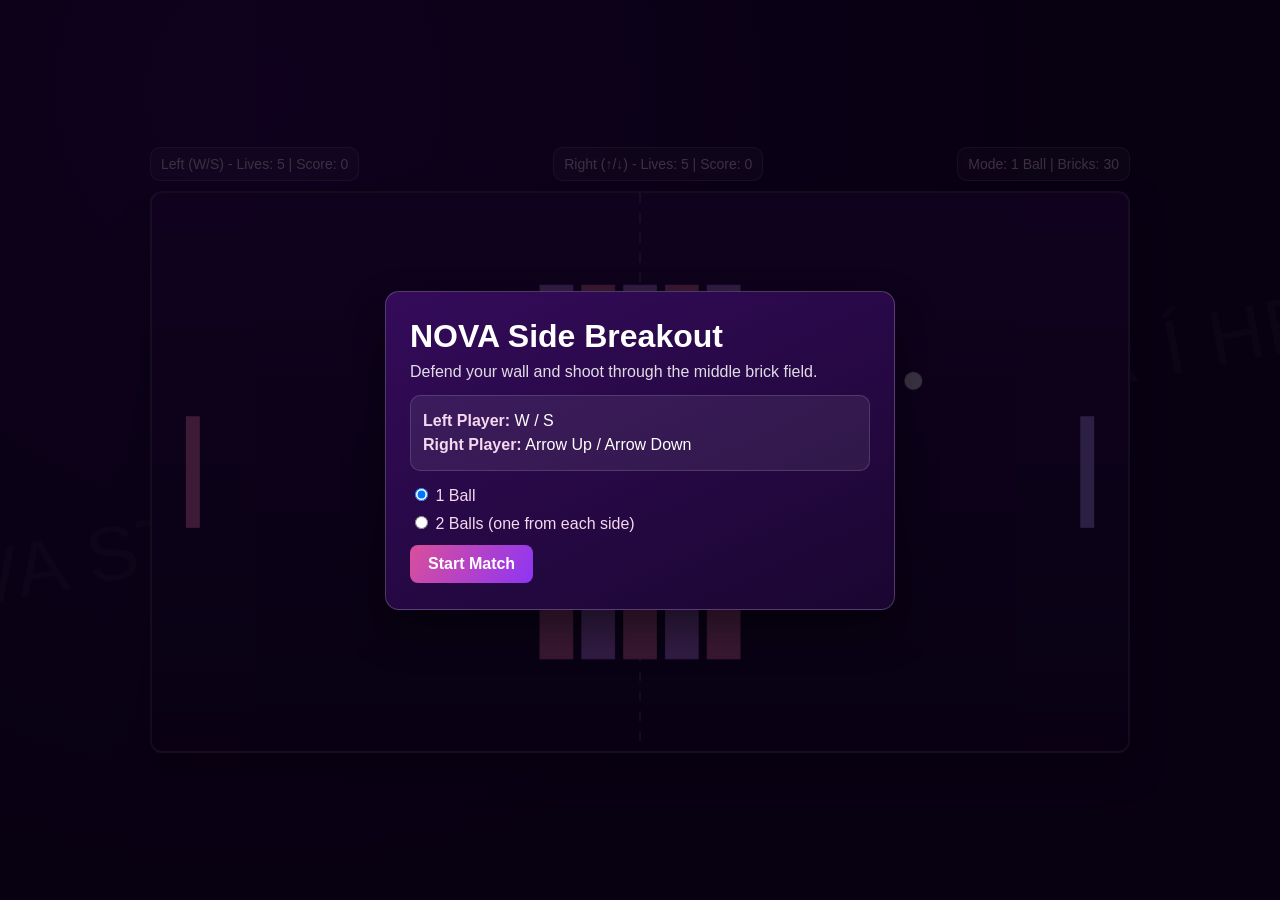
<file: Verkefni1/SideBreakout2P/index.html>
<!DOCTYPE html>
<html lang="en">
<head>
    <meta charset="UTF-8">
    <meta name="viewport" content="width=device-width, initial-scale=1.0">
    <title>NOVA Side Breakout 2P</title>
    <link rel="stylesheet" href="styles.css">
</head>
<body>
    <div class="game-shell">
        <div class="hud">
            <div class="panel">Left (W/S) - Lives: <span id="leftLives">5</span> | Score: <span id="leftScore">0</span></div>
            <div class="panel">Right (↑/↓) - Lives: <span id="rightLives">5</span> | Score: <span id="rightScore">0</span></div>
            <div class="panel">Mode: <span id="modeLabel">1 Ball</span> | Bricks: <span id="brickCount">0</span></div>
        </div>
        <canvas id="gameCanvas" width="980" height="560"></canvas>
    </div>

    <div id="startOverlay" class="overlay visible">
        <div class="overlay-content">
            <h1>NOVA Side Breakout</h1>
            <p class="intro">Defend your wall and shoot through the middle brick field.</p>
            <div class="controls">
                <p><strong>Left Player:</strong> <span>W / S</span></p>
                <p><strong>Right Player:</strong> <span>Arrow Up / Arrow Down</span></p>
            </div>
            <div class="mode-picker">
                <label><input type="radio" name="ballMode" value="1" checked> 1 Ball</label>
                <label><input type="radio" name="ballMode" value="2"> 2 Balls (one from each side)</label>
            </div>
            <button id="startBtn">Start Match</button>
        </div>
    </div>

    <div id="gameOverOverlay" class="overlay">
        <div class="overlay-content">
            <h1 id="gameOverTitle">Game Over</h1>
            <p id="gameOverText"></p>
            <button id="restartBtn">Play Again</button>
        </div>
    </div>

    <script src="game.js"></script>
</body>
</html>
</file>
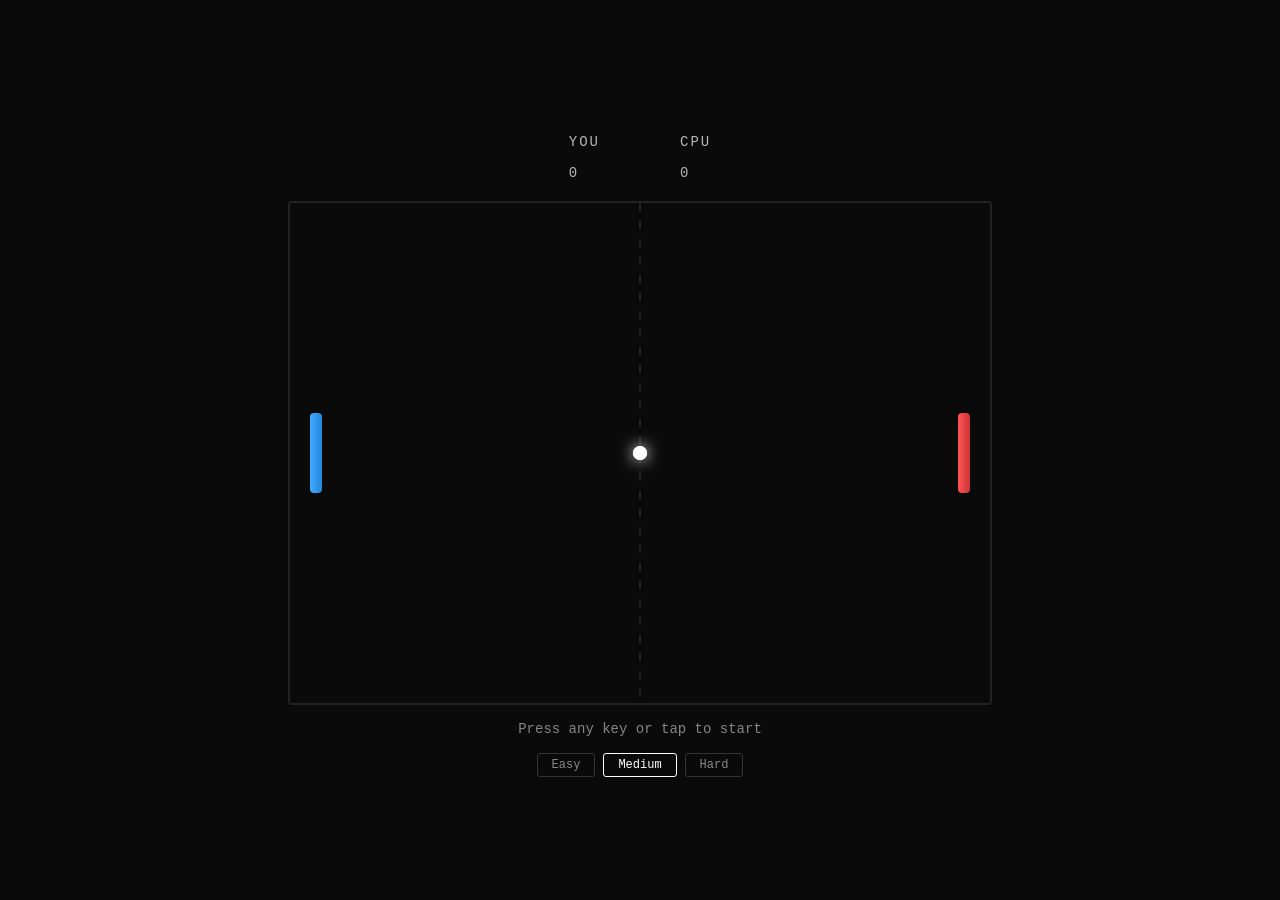
<file: Verkefni1/PongGame/pong.html>
<!DOCTYPE html>
<html lang="en">
<head>
<meta charset="UTF-8">
<meta name="viewport" content="width=device-width, initial-scale=1.0">
<title>Pong</title>
<style>
  * { margin: 0; padding: 0; box-sizing: border-box; }

  body {
    background: #0a0a0a;
    display: flex;
    flex-direction: column;
    align-items: center;
    justify-content: center;
    height: 100vh;
    font-family: 'Courier New', monospace;
    color: #fff;
    overflow: hidden;
    user-select: none;
  }

  #scoreboard {
    display: flex;
    gap: 80px;
    margin-bottom: 16px;
    font-size: 28px;
    letter-spacing: 2px;
  }

  #scoreboard span {
    opacity: 0.7;
    font-size: 14px;
    text-transform: uppercase;
  }

  canvas {
    border: 2px solid #222;
    border-radius: 4px;
    display: block;
  }

  #message {
    margin-top: 16px;
    font-size: 14px;
    opacity: 0.5;
    height: 20px;
  }

  #difficulty {
    margin-top: 12px;
    display: flex;
    gap: 8px;
  }

  #difficulty button {
    background: transparent;
    color: #888;
    border: 1px solid #333;
    padding: 4px 14px;
    font-family: 'Courier New', monospace;
    font-size: 12px;
    cursor: pointer;
    border-radius: 3px;
    transition: all 0.2s;
  }

  #difficulty button:hover {
    border-color: #666;
    color: #ccc;
  }

  #difficulty button.active {
    border-color: #fff;
    color: #fff;
  }
</style>
</head>
<body>

<div id="scoreboard">
  <div><span>You</span><br><span id="playerScore">0</span></div>
  <div><span>CPU</span><br><span id="cpuScore">0</span></div>
</div>

<canvas id="game"></canvas>

<div id="message">Press any key or tap to start</div>

<div id="difficulty">
  <button data-diff="easy">Easy</button>
  <button data-diff="medium" class="active">Medium</button>
  <button data-diff="hard">Hard</button>
</div>

<script>
const canvas = document.getElementById('game');
const ctx = canvas.getContext('2d');

const W = 700;
const H = 500;
canvas.width = W;
canvas.height = H;

const PADDLE_W = 12;
const PADDLE_H = 80;
const BALL_R = 7;
const PADDLE_MARGIN = 20;
const WIN_SCORE = 7;

const DIFFICULTY = {
  easy:   { speed: 3.5, accel: 0.3, cpuSpeed: 3.0, reaction: 0.6 },
  medium: { speed: 5,   accel: 0.5, cpuSpeed: 4.5, reaction: 0.8 },
  hard:   { speed: 6.5, accel: 0.7, cpuSpeed: 6.0, reaction: 0.95 },
};

let diff = 'medium';
let state = 'idle'; // idle | playing | scored | gameover

let playerY, cpuY;
let ballX, ballY, ballVX, ballVY;
let playerScore = 0, cpuScore = 0;
let ballSpeed;
let trail = [];

function resetPositions() {
  playerY = H / 2;
  cpuY = H / 2;
  ballX = W / 2;
  ballY = H / 2;

  const angle = (Math.random() * Math.PI / 3) - Math.PI / 6;
  const dir = Math.random() < 0.5 ? 1 : -1;
  ballSpeed = DIFFICULTY[diff].speed;
  ballVX = dir * Math.cos(angle) * ballSpeed;
  ballVY = Math.sin(angle) * ballSpeed;
  trail = [];
}

function setMessage(msg) {
  document.getElementById('message').textContent = msg;
}

function updateScoreboard() {
  document.getElementById('playerScore').textContent = playerScore;
  document.getElementById('cpuScore').textContent = cpuScore;
}

resetPositions();

// --- Input ---
let mouseY = H / 2;
let usingMouse = false;
let keys = {};

canvas.addEventListener('mousemove', e => {
  const rect = canvas.getBoundingClientRect();
  mouseY = ((e.clientY - rect.top) / rect.height) * H;
  usingMouse = true;
});

canvas.addEventListener('touchmove', e => {
  e.preventDefault();
  const rect = canvas.getBoundingClientRect();
  mouseY = ((e.touches[0].clientY - rect.top) / rect.height) * H;
  usingMouse = true;
}, { passive: false });

document.addEventListener('keydown', e => {
  keys[e.key] = true;
  if (state === 'idle' || state === 'scored' || state === 'gameover') startRound();
});

document.addEventListener('keyup', e => { keys[e.key] = false; });

canvas.addEventListener('click', () => {
  if (state === 'idle' || state === 'scored' || state === 'gameover') startRound();
});

canvas.addEventListener('touchstart', () => {
  if (state === 'idle' || state === 'scored' || state === 'gameover') startRound();
});

// --- Difficulty buttons ---
document.querySelectorAll('#difficulty button').forEach(btn => {
  btn.addEventListener('click', () => {
    document.querySelectorAll('#difficulty button').forEach(b => b.classList.remove('active'));
    btn.classList.add('active');
    diff = btn.dataset.diff;
    playerScore = 0;
    cpuScore = 0;
    updateScoreboard();
    resetPositions();
    state = 'idle';
    setMessage('Press any key or tap to start');
  });
});

function startRound() {
  if (state === 'gameover') {
    playerScore = 0;
    cpuScore = 0;
    updateScoreboard();
  }
  resetPositions();
  state = 'playing';
  setMessage('');
}

// --- Game loop ---
function update() {
  if (state !== 'playing') return;

  const cfg = DIFFICULTY[diff];

  // Player paddle
  if (usingMouse) {
    playerY = mouseY;
  } else {
    const pSpeed = 6;
    if (keys['ArrowUp'] || keys['w'] || keys['W']) playerY -= pSpeed;
    if (keys['ArrowDown'] || keys['s'] || keys['S']) playerY += pSpeed;
  }
  playerY = Math.max(PADDLE_H / 2, Math.min(H - PADDLE_H / 2, playerY));

  // CPU paddle AI
  const targetY = ballY + (Math.random() - 0.5) * (1 - cfg.reaction) * PADDLE_H;
  const cpuDiff = targetY - cpuY;
  if (Math.abs(cpuDiff) > 2) {
    cpuY += Math.sign(cpuDiff) * Math.min(Math.abs(cpuDiff), cfg.cpuSpeed);
  }
  cpuY = Math.max(PADDLE_H / 2, Math.min(H - PADDLE_H / 2, cpuY));

  // Ball trail
  trail.push({ x: ballX, y: ballY });
  if (trail.length > 8) trail.shift();

  // Ball movement
  ballX += ballVX;
  ballY += ballVY;

  // Top/bottom bounce
  if (ballY - BALL_R <= 0) {
    ballY = BALL_R;
    ballVY = Math.abs(ballVY);
  }
  if (ballY + BALL_R >= H) {
    ballY = H - BALL_R;
    ballVY = -Math.abs(ballVY);
  }

  // Paddle collision (player - left)
  const pLeft = PADDLE_MARGIN;
  if (
    ballX - BALL_R <= pLeft + PADDLE_W &&
    ballX + BALL_R >= pLeft &&
    ballY >= playerY - PADDLE_H / 2 &&
    ballY <= playerY + PADDLE_H / 2 &&
    ballVX < 0
  ) {
    ballX = pLeft + PADDLE_W + BALL_R;
    const hitPos = (ballY - playerY) / (PADDLE_H / 2);
    const angle = hitPos * (Math.PI / 3.5);
    ballSpeed += cfg.accel;
    ballVX = Math.cos(angle) * ballSpeed;
    ballVY = Math.sin(angle) * ballSpeed;
  }

  // Paddle collision (CPU - right)
  const cLeft = W - PADDLE_MARGIN - PADDLE_W;
  if (
    ballX + BALL_R >= cLeft &&
    ballX - BALL_R <= cLeft + PADDLE_W &&
    ballY >= cpuY - PADDLE_H / 2 &&
    ballY <= cpuY + PADDLE_H / 2 &&
    ballVX > 0
  ) {
    ballX = cLeft - BALL_R;
    const hitPos = (ballY - cpuY) / (PADDLE_H / 2);
    const angle = hitPos * (Math.PI / 3.5);
    ballSpeed += cfg.accel;
    ballVX = -Math.cos(angle) * ballSpeed;
    ballVY = Math.sin(angle) * ballSpeed;
  }

  // Scoring
  if (ballX < -BALL_R * 2) {
    cpuScore++;
    updateScoreboard();
    if (cpuScore >= WIN_SCORE) {
      state = 'gameover';
      setMessage('CPU wins! Click or press any key for rematch');
    } else {
      state = 'scored';
      setMessage('CPU scored — tap or press to continue');
    }
  }

  if (ballX > W + BALL_R * 2) {
    playerScore++;
    updateScoreboard();
    if (playerScore >= WIN_SCORE) {
      state = 'gameover';
      setMessage('You win! Click or press any key for rematch');
    } else {
      state = 'scored';
      setMessage('You scored — tap or press to continue');
    }
  }
}

function draw() {
  ctx.fillStyle = '#0a0a0a';
  ctx.fillRect(0, 0, W, H);

  // Center line
  ctx.setLineDash([8, 10]);
  ctx.strokeStyle = '#222';
  ctx.lineWidth = 2;
  ctx.beginPath();
  ctx.moveTo(W / 2, 0);
  ctx.lineTo(W / 2, H);
  ctx.stroke();
  ctx.setLineDash([]);

  // Ball trail
  for (let i = 0; i < trail.length; i++) {
    const alpha = (i / trail.length) * 0.25;
    ctx.fillStyle = `rgba(255, 255, 255, ${alpha})`;
    ctx.beginPath();
    ctx.arc(trail[i].x, trail[i].y, BALL_R * (0.4 + 0.6 * i / trail.length), 0, Math.PI * 2);
    ctx.fill();
  }

  // Ball
  ctx.fillStyle = '#fff';
  ctx.beginPath();
  ctx.arc(ballX, ballY, BALL_R, 0, Math.PI * 2);
  ctx.fill();

  // Ball glow
  ctx.shadowColor = '#fff';
  ctx.shadowBlur = 15;
  ctx.beginPath();
  ctx.arc(ballX, ballY, BALL_R, 0, Math.PI * 2);
  ctx.fill();
  ctx.shadowBlur = 0;

  // Player paddle
  const gradient = ctx.createLinearGradient(PADDLE_MARGIN, 0, PADDLE_MARGIN + PADDLE_W, 0);
  gradient.addColorStop(0, '#4af');
  gradient.addColorStop(1, '#28d');
  ctx.fillStyle = gradient;
  roundRect(PADDLE_MARGIN, playerY - PADDLE_H / 2, PADDLE_W, PADDLE_H, 4);

  // CPU paddle
  const gradient2 = ctx.createLinearGradient(W - PADDLE_MARGIN - PADDLE_W, 0, W - PADDLE_MARGIN, 0);
  gradient2.addColorStop(0, '#f55');
  gradient2.addColorStop(1, '#c33');
  ctx.fillStyle = gradient2;
  roundRect(W - PADDLE_MARGIN - PADDLE_W, cpuY - PADDLE_H / 2, PADDLE_W, PADDLE_H, 4);
}

function roundRect(x, y, w, h, r) {
  ctx.beginPath();
  ctx.moveTo(x + r, y);
  ctx.lineTo(x + w - r, y);
  ctx.quadraticCurveTo(x + w, y, x + w, y + r);
  ctx.lineTo(x + w, y + h - r);
  ctx.quadraticCurveTo(x + w, y + h, x + w - r, y + h);
  ctx.lineTo(x + r, y + h);
  ctx.quadraticCurveTo(x, y + h, x, y + h - r);
  ctx.lineTo(x, y + r);
  ctx.quadraticCurveTo(x, y, x + r, y);
  ctx.fill();
}

function loop() {
  update();
  draw();
  requestAnimationFrame(loop);
}

loop();
</script>
</body>
</html>
</file>
<file: Verkefni1/SideBreakout2P/styles.css>
* {
    box-sizing: border-box;
}

:root {
    --nova-bg-1: #170228;
    --nova-bg-2: #2e0750;
    --nova-bg-3: #0f031c;
    --nova-pink: #d94f9a;
    --nova-purple: #8e35f4;
    --nova-soft: #f6d8ef;
    --nova-card: rgba(255, 255, 255, 0.08);
    --nova-border: rgba(255, 255, 255, 0.22);
}

body {
    margin: 0;
    min-height: 100vh;
    display: flex;
    align-items: center;
    justify-content: center;
    color: var(--nova-soft);
    font-family: "Segoe UI", Arial, Helvetica, sans-serif;
    background: radial-gradient(circle at 20% 10%, var(--nova-bg-2), var(--nova-bg-3) 60%);
    overflow: hidden;
    position: relative;
}

body::before {
    content: "NOVA stærsti skemmtistaður í heimi";
    position: fixed;
    inset: 0;
    display: flex;
    align-items: center;
    justify-content: center;
    font-size: clamp(42px, 6vw, 88px);
    color: rgba(255, 255, 255, 0.08);
    letter-spacing: 2px;
    text-transform: uppercase;
    transform: rotate(-11deg);
    pointer-events: none;
    white-space: nowrap;
}

.game-shell {
    width: 980px;
    max-width: 96vw;
    z-index: 1;
}

.hud {
    display: flex;
    justify-content: space-between;
    gap: 10px;
    margin-bottom: 10px;
    font-size: 14px;
}

.panel {
    background: var(--nova-card);
    border: 1px solid var(--nova-border);
    border-radius: 10px;
    padding: 8px 10px;
    backdrop-filter: blur(3px);
}

canvas {
    width: 100%;
    height: auto;
    display: block;
    border-radius: 12px;
    border: 2px solid rgba(255, 255, 255, 0.2);
    background: linear-gradient(180deg, #320a53, #11061f);
    box-shadow: 0 16px 34px rgba(0, 0, 0, 0.46);
}

.overlay {
    position: fixed;
    inset: 0;
    display: none;
    align-items: center;
    justify-content: center;
    background: rgba(7, 1, 16, 0.78);
    z-index: 2;
}

.overlay.visible {
    display: flex;
}

.overlay-content {
    width: min(510px, 92vw);
    background: linear-gradient(155deg, #340b5a, #1a0631);
    border-radius: 14px;
    border: 1px solid rgba(255, 255, 255, 0.2);
    padding: 26px 24px;
    box-shadow: 0 20px 40px rgba(0, 0, 0, 0.45);
}

h1 {
    margin: 0 0 8px;
    font-size: 32px;
    color: #ffffff;
}

.intro {
    margin: 0 0 14px;
    color: rgba(255, 255, 255, 0.86);
}

.controls {
    background: rgba(255, 255, 255, 0.07);
    border: 1px solid rgba(255, 255, 255, 0.14);
    border-radius: 10px;
    padding: 10px 12px;
    margin-bottom: 14px;
}

.controls p {
    margin: 6px 0;
}

.controls span {
    color: #ffffff;
}

.mode-picker {
    display: flex;
    flex-direction: column;
    gap: 8px;
    margin-bottom: 12px;
}

.mode-picker label {
    cursor: pointer;
}

button {
    background: linear-gradient(120deg, var(--nova-pink), var(--nova-purple));
    color: white;
    border: none;
    border-radius: 8px;
    padding: 10px 18px;
    font-size: 16px;
    font-weight: 600;
    cursor: pointer;
}

button:hover {
    filter: brightness(1.08);
}
</file>
